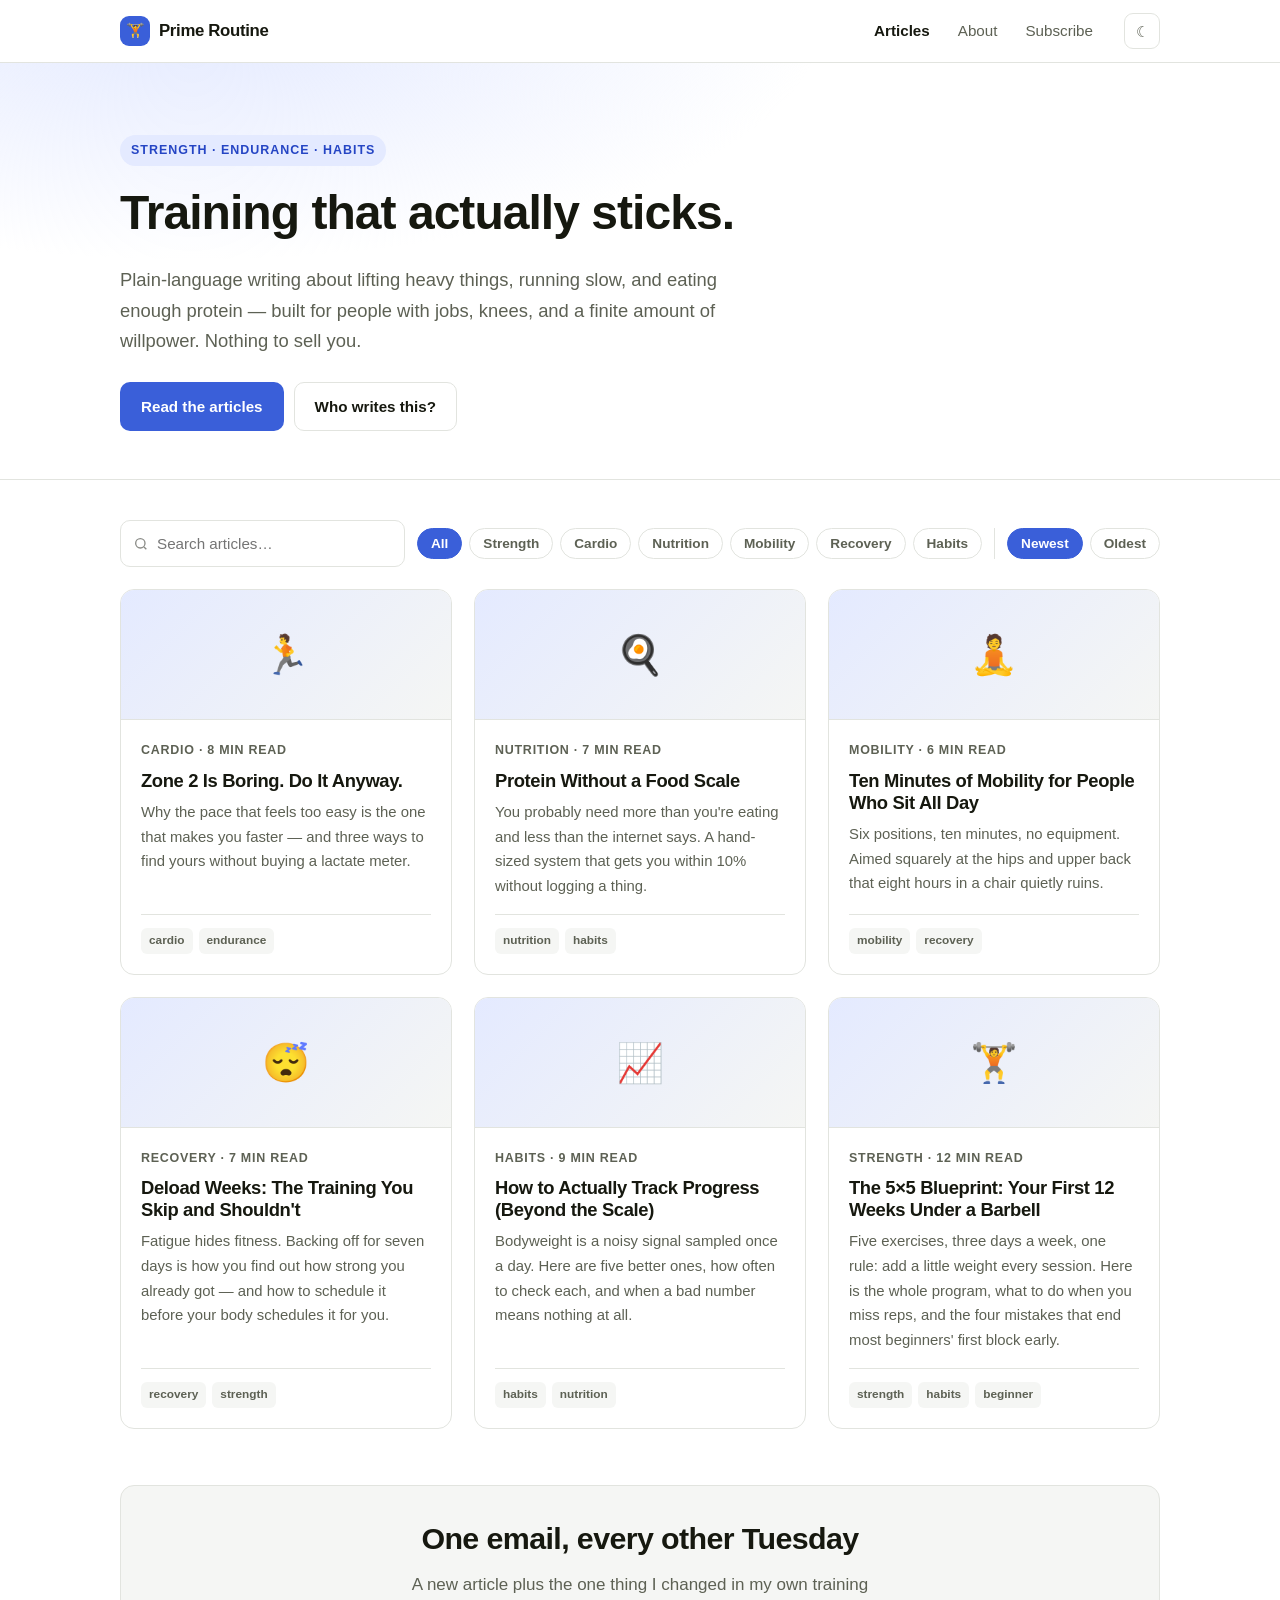
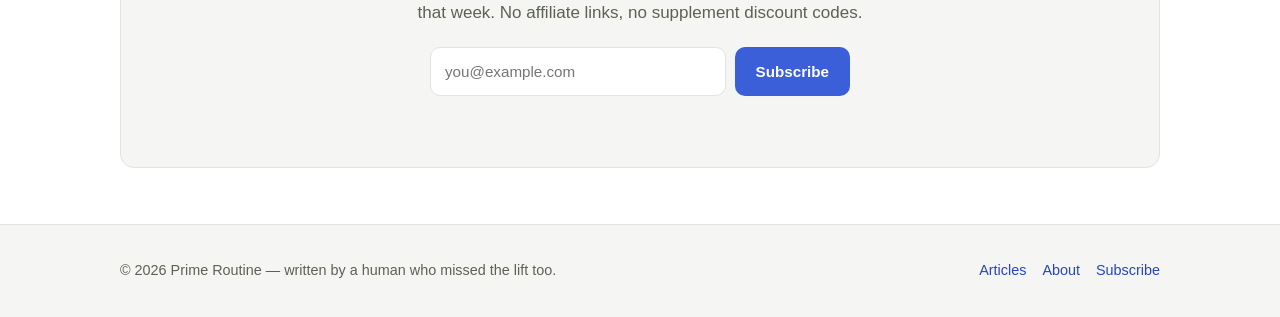
<file: index.html>
<!DOCTYPE html>
<html lang="en">
<head>
<meta charset="utf-8">
<meta name="viewport" content="width=device-width, initial-scale=1">
<title>Prime Routine — training that actually sticks</title>
<meta name="description" content="A fitness blog about barbell strength, sane cardio, and nutrition you can keep up with. No supplements to sell, no six-week miracles.">
<meta property="og:title" content="Prime Routine">
<meta property="og:description" content="Training that actually sticks — strength, cardio, and nutrition without the noise.">
<meta property="og:type" content="website">
<link rel="stylesheet" href="assets/css/style.css">
<link rel="icon" href="data:image/svg+xml,%3Csvg xmlns='http://www.w3.org/2000/svg' viewBox='0 0 100 100'%3E%3Ctext y='.9em' font-size='90'%3E🏋️%3C/text%3E%3C/svg%3E">
<script>
  try {
    var t = localStorage.getItem('theme');
    if (t) document.documentElement.setAttribute('data-theme', t);
  } catch (e) {}
</script>
</head>
<body>
<a class="skip" href="#main">Skip to content</a>

<header class="site-header">
  <div class="wrap nav">
    <a class="brand" href="index.html">
      <span class="brand-mark" aria-hidden="true">🏋</span>
      Prime Routine
    </a>
    <nav class="nav-links" aria-label="Primary">
      <a href="index.html" aria-current="page">Articles</a>
      <a href="about.html">About</a>
      <a href="#subscribe">Subscribe</a>
    </nav>
    <button class="theme-toggle" type="button" aria-label="Toggle theme">☾</button>
  </div>
</header>

<main id="main">

  <section class="hero">
    <div class="wrap">
      <span class="eyebrow">Strength · Endurance · Habits</span>
      <h1>Training that actually sticks.</h1>
      <p class="lede">
        Plain-language writing about lifting heavy things, running slow, and eating enough
        protein — built for people with jobs, knees, and a finite amount of willpower.
        Nothing to sell you.
      </p>
      <div class="btn-row">
        <a class="btn" href="#articles">Read the articles</a>
        <a class="btn btn-ghost" href="about.html">Who writes this?</a>
      </div>
    </div>
  </section>

  <div class="wrap" id="articles">

    <div class="controls">
      <label class="search">
        <svg width="16" height="16" viewBox="0 0 24 24" fill="none" stroke="currentColor" stroke-width="2" aria-hidden="true">
          <circle cx="11" cy="11" r="7"/><path d="m20 20-3.5-3.5"/>
        </svg>
        <input type="search" placeholder="Search articles…" data-search aria-label="Search articles">
      </label>
      <div class="tags" role="group" aria-label="Filter by topic">
        <button class="tag" type="button" data-tag="all" aria-pressed="true">All</button>
        <button class="tag" type="button" data-tag="strength" aria-pressed="false">Strength</button>
        <button class="tag" type="button" data-tag="cardio" aria-pressed="false">Cardio</button>
        <button class="tag" type="button" data-tag="nutrition" aria-pressed="false">Nutrition</button>
        <button class="tag" type="button" data-tag="mobility" aria-pressed="false">Mobility</button>
        <button class="tag" type="button" data-tag="recovery" aria-pressed="false">Recovery</button>
        <button class="tag" type="button" data-tag="habits" aria-pressed="false">Habits</button>
      </div>
      <div class="tags sorts" role="group" aria-label="Sort by date">
        <button class="tag" type="button" data-sort="newest" aria-pressed="true">Newest</button>
        <button class="tag" type="button" data-sort="oldest" aria-pressed="false">Oldest</button>
      </div>
    </div>

    <ul class="grid" data-grid>

      <li class="card"
          data-post="the 5x5 blueprint your first 12 weeks under a barbell beginner linear progression squat bench deadlift"
          data-tags="strength,habits">
        <div class="card-art" aria-hidden="true">🏋️</div>
        <div class="card-body">
          <div class="card-meta">Strength · 12 min read</div>
          <h3><a href="posts/5x5-blueprint.html">The 5×5 Blueprint: Your First 12 Weeks Under a Barbell</a></h3>
          <p>
            Five exercises, three days a week, one rule: add a little weight every session.
            Here is the whole program, what to do when you miss reps, and the four mistakes
            that end most beginners' first block early.
          </p>
          <div class="card-foot">
            <span class="pill">strength</span><span class="pill">habits</span>
            <span class="pill">beginner</span>
          </div>
        </div>
      </li>

      <li class="card"
          data-date="2026-07"
          data-post="zone 2 is boring do it anyway aerobic base easy running heart rate conversational pace"
          data-tags="cardio">
        <div class="card-art" aria-hidden="true">🏃</div>
        <div class="card-body">
          <div class="card-meta">Cardio · 8 min read</div>
          <h3><a href="posts/zone-2-cardio.html">Zone 2 Is Boring. Do It Anyway.</a></h3>
          <p>
            Why the pace that feels too easy is the one that makes you faster — and three ways
            to find yours without buying a lactate meter.
          </p>
          <div class="card-foot"><span class="pill">cardio</span><span class="pill">endurance</span></div>
        </div>
      </li>

      <li class="card"
          data-date="2026-06"
          data-post="protein without a food scale hand portions grams per day nutrition macros"
          data-tags="nutrition,habits">
        <div class="card-art" aria-hidden="true">🍳</div>
        <div class="card-body">
          <div class="card-meta">Nutrition · 7 min read</div>
          <h3><a href="posts/protein-without-a-scale.html">Protein Without a Food Scale</a></h3>
          <p>
            You probably need more than you're eating and less than the internet says. A hand-sized
            system that gets you within 10% without logging a thing.
          </p>
          <div class="card-foot"><span class="pill">nutrition</span><span class="pill">habits</span></div>
        </div>
      </li>

      <li class="card"
          data-date="2026-05"
          data-post="ten minutes of mobility for people who sit all day hips thoracic spine desk stretching routine"
          data-tags="mobility,recovery">
        <div class="card-art" aria-hidden="true">🧘</div>
        <div class="card-body">
          <div class="card-meta">Mobility · 6 min read</div>
          <h3><a href="posts/ten-minute-mobility.html">Ten Minutes of Mobility for People Who Sit All Day</a></h3>
          <p>
            Six positions, ten minutes, no equipment. Aimed squarely at the hips and upper back
            that eight hours in a chair quietly ruins.
          </p>
          <div class="card-foot"><span class="pill">mobility</span><span class="pill">recovery</span></div>
        </div>
      </li>

      <li class="card"
          data-date="2026-04"
          data-post="deload weeks the training you skip and shouldnt fatigue recovery overreaching planned rest"
          data-tags="recovery,strength">
        <div class="card-art" aria-hidden="true">😴</div>
        <div class="card-body">
          <div class="card-meta">Recovery · 7 min read</div>
          <h3><a href="posts/deload-weeks.html">Deload Weeks: The Training You Skip and Shouldn't</a></h3>
          <p>
            Fatigue hides fitness. Backing off for seven days is how you find out how strong
            you already got — and how to schedule it before your body schedules it for you.
          </p>
          <div class="card-foot"><span class="pill">recovery</span><span class="pill">strength</span></div>
        </div>
      </li>

      <li class="card"
          data-date="2026-03"
          data-post="how to track progress beyond the scale weight measurements photos performance metrics"
          data-tags="habits,nutrition">
        <div class="card-art" aria-hidden="true">📈</div>
        <div class="card-body">
          <div class="card-meta">Habits · 9 min read</div>
          <h3><a href="posts/tracking-progress.html">How to Actually Track Progress (Beyond the Scale)</a></h3>
          <p>
            Bodyweight is a noisy signal sampled once a day. Here are five better ones, how often
            to check each, and when a bad number means nothing at all.
          </p>
          <div class="card-foot"><span class="pill">habits</span><span class="pill">nutrition</span></div>
        </div>
      </li>

      <li class="empty" data-empty hidden>
        <strong>Nothing matches that.</strong><br>
        Try a different search, or pick <em>All</em> to see everything.
      </li>
    </ul>

    <section class="cta" id="subscribe">
      <h2>One email, every other Tuesday</h2>
      <p>
        A new article plus the one thing I changed in my own training that week.
        No affiliate links, no supplement discount codes.
      </p>
      <form data-subscribe novalidate>
        <input type="email" placeholder="you@example.com" aria-label="Email address" required>
        <button class="btn" type="submit">Subscribe</button>
      </form>
      <p class="form-note" data-note role="status"></p>
    </section>

  </div>
</main>

<footer class="site-footer">
  <div class="wrap footer-inner">
    <span>© <span data-year>2026</span> Prime Routine — written by a human who missed the lift too.</span>
    <nav class="footer-links" aria-label="Footer">
      <a href="index.html">Articles</a>
      <a href="about.html">About</a>
      <a href="#subscribe">Subscribe</a>
    </nav>
  </div>
</footer>

<script src="assets/js/main.js"></script>
</body>
</html>
</file>
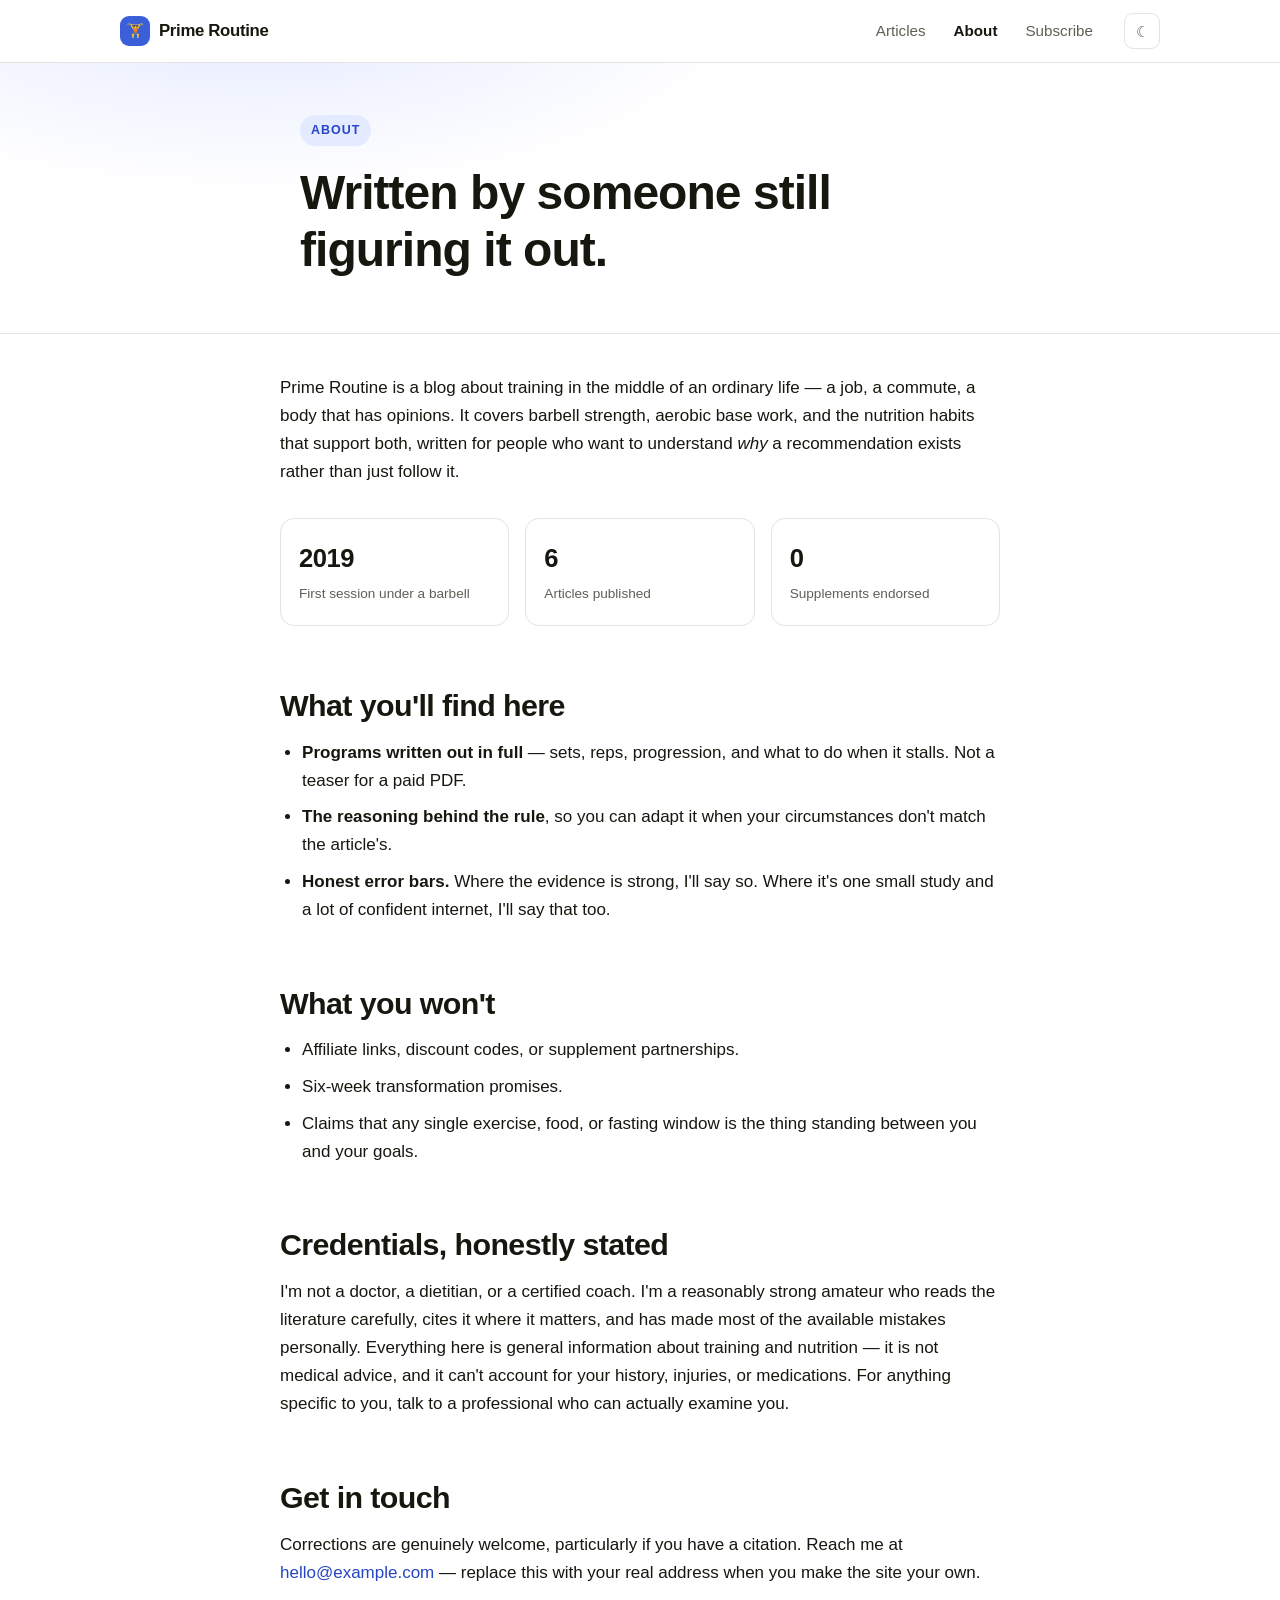
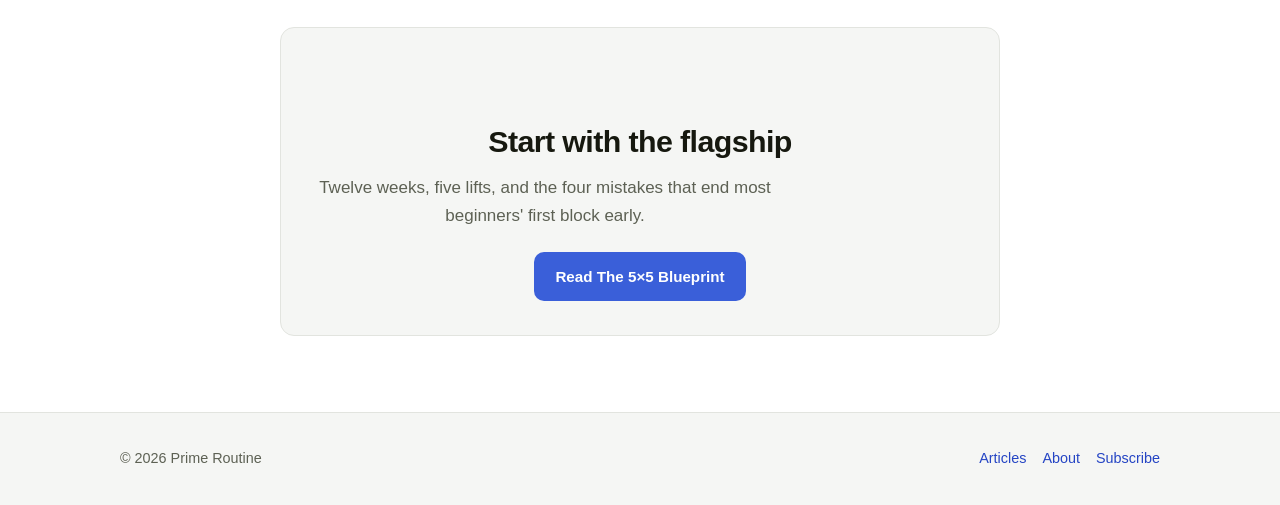
<file: about.html>
<!DOCTYPE html>
<html lang="en">
<head>
<meta charset="utf-8">
<meta name="viewport" content="width=device-width, initial-scale=1">
<title>About — Prime Routine</title>
<meta name="description" content="Who writes Prime Routine, what it covers, and what it will never try to sell you.">
<link rel="stylesheet" href="assets/css/style.css">
<link rel="icon" href="data:image/svg+xml,%3Csvg xmlns='http://www.w3.org/2000/svg' viewBox='0 0 100 100'%3E%3Ctext y='.9em' font-size='90'%3E🏋️%3C/text%3E%3C/svg%3E">
<script>
  try { var t = localStorage.getItem('theme'); if (t) document.documentElement.setAttribute('data-theme', t); } catch (e) {}
</script>
</head>
<body>
<a class="skip" href="#main">Skip to content</a>

<header class="site-header">
  <div class="wrap nav">
    <a class="brand" href="index.html"><span class="brand-mark" aria-hidden="true">🏋</span> Prime Routine</a>
    <nav class="nav-links" aria-label="Primary">
      <a href="index.html">Articles</a>
      <a href="about.html" aria-current="page">About</a>
      <a href="index.html#subscribe">Subscribe</a>
    </nav>
    <button class="theme-toggle" type="button" aria-label="Toggle theme">☾</button>
  </div>
</header>

<main id="main">
  <div class="article-header">
    <div class="wrap narrow">
      <span class="eyebrow">About</span>
      <h1>Written by someone still figuring it out.</h1>
    </div>
  </div>

  <article class="wrap narrow prose">
    <p>
      Prime Routine is a blog about training in the middle of an ordinary life — a job, a
      commute, a body that has opinions. It covers barbell strength, aerobic base work, and the
      nutrition habits that support both, written for people who want to understand <em>why</em> a
      recommendation exists rather than just follow it.
    </p>

    <div class="stat-row">
      <div class="stat"><b>2019</b><span>First session under a barbell</span></div>
      <div class="stat"><b>6</b><span>Articles published</span></div>
      <div class="stat"><b>0</b><span>Supplements endorsed</span></div>
    </div>

    <h2>What you'll find here</h2>
    <ul>
      <li><strong>Programs written out in full</strong> — sets, reps, progression, and what to do when it stalls. Not a teaser for a paid PDF.</li>
      <li><strong>The reasoning behind the rule</strong>, so you can adapt it when your circumstances don't match the article's.</li>
      <li><strong>Honest error bars.</strong> Where the evidence is strong, I'll say so. Where it's one small study and a lot of confident internet, I'll say that too.</li>
    </ul>

    <h2>What you won't</h2>
    <ul>
      <li>Affiliate links, discount codes, or supplement partnerships.</li>
      <li>Six-week transformation promises.</li>
      <li>Claims that any single exercise, food, or fasting window is the thing standing between you and your goals.</li>
    </ul>

    <h2>Credentials, honestly stated</h2>
    <p>
      I'm not a doctor, a dietitian, or a certified coach. I'm a reasonably strong amateur who reads
      the literature carefully, cites it where it matters, and has made most of the available
      mistakes personally. Everything here is general information about training and nutrition — it
      is not medical advice, and it can't account for your history, injuries, or medications. For
      anything specific to you, talk to a professional who can actually examine you.
    </p>

    <h2>Get in touch</h2>
    <p>
      Corrections are genuinely welcome, particularly if you have a citation. Reach me at
      <a href="mailto:hello@example.com">hello@example.com</a> — replace this with your real address
      when you make the site your own.
    </p>

    <div class="cta" style="margin-top:40px">
      <h2>Start with the flagship</h2>
      <p>Twelve weeks, five lifts, and the four mistakes that end most beginners' first block early.</p>
      <a class="btn" href="posts/5x5-blueprint.html">Read The 5×5 Blueprint</a>
    </div>
  </article>
</main>

<footer class="site-footer">
  <div class="wrap footer-inner">
    <span>© <span data-year>2026</span> Prime Routine</span>
    <nav class="footer-links" aria-label="Footer">
      <a href="index.html">Articles</a>
      <a href="about.html">About</a>
      <a href="index.html#subscribe">Subscribe</a>
    </nav>
  </div>
</footer>

<script src="assets/js/main.js"></script>
</body>
</html>
</file>
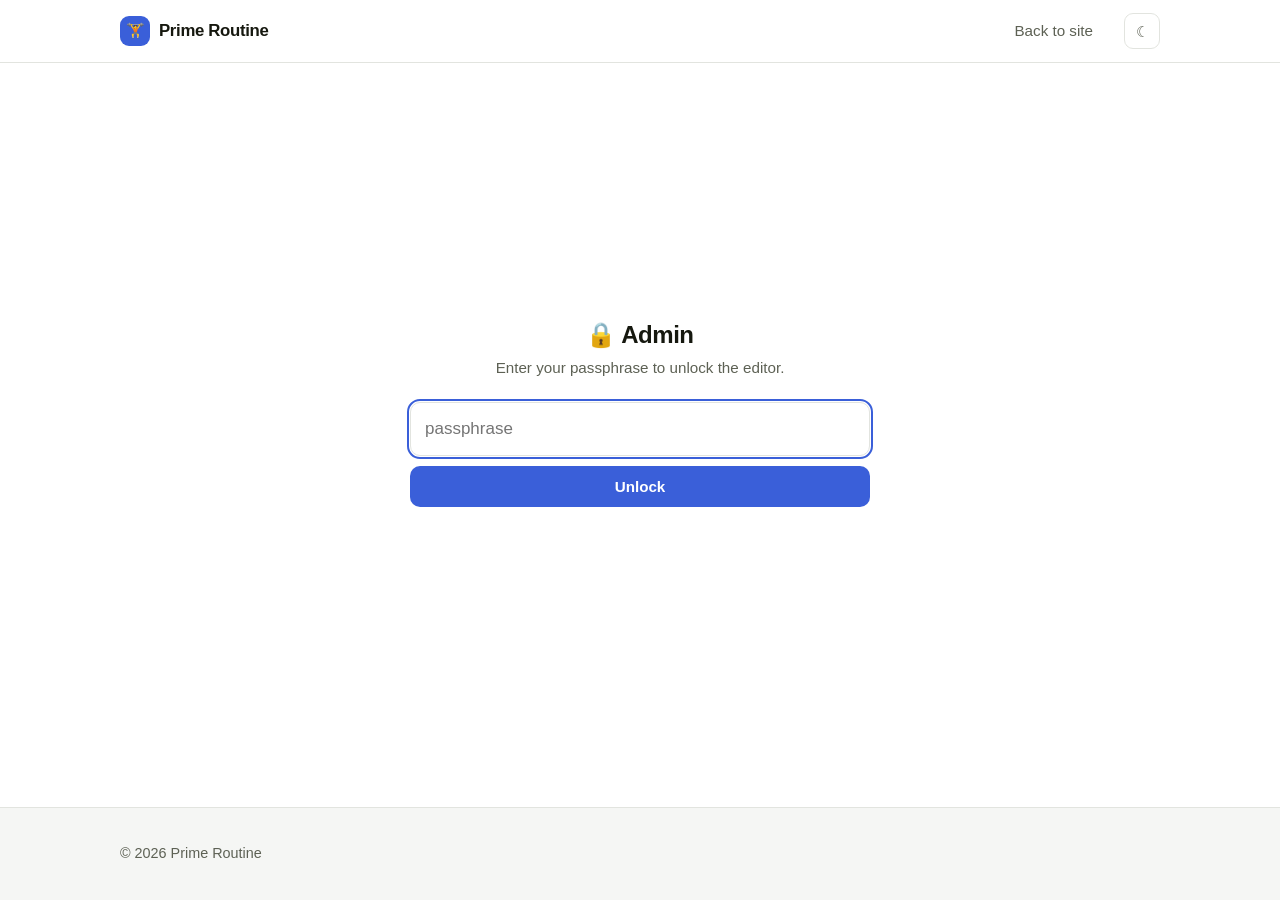
<file: admin.html>
<!DOCTYPE html>
<html lang="en">
<head>
<meta charset="utf-8">
<meta name="viewport" content="width=device-width, initial-scale=1">
<meta name="robots" content="noindex, nofollow">
<meta http-equiv="Cache-Control" content="no-cache, must-revalidate">
<title>Write a post — Prime Routine</title>
<link rel="stylesheet" href="assets/css/style.css">
<link rel="icon" href="data:image/svg+xml,%3Csvg xmlns='http://www.w3.org/2000/svg' viewBox='0 0 100 100'%3E%3Ctext y='.9em' font-size='90'%3E🔒%3C/text%3E%3C/svg%3E">
<script>
  try { var t = localStorage.getItem('theme'); if (t) document.documentElement.setAttribute('data-theme', t); } catch (e) {}
</script>
<style>
  /* .lock sets display:grid, which would otherwise beat the browser's
     [hidden] rule and leave the passphrase box on screen after unlocking. */
  [hidden] { display: none !important; }

  .lock { min-height: 78vh; display: grid; place-items: center; padding: 24px; }
  .lock-box { width: 100%; max-width: 460px; text-align: center; }
  .lock-box h1 { font-size: 1.5rem; margin: 0 0 6px; }
  .lock-box p { color: var(--text-dim); margin: 0 0 22px; font-size: .95rem; }
  .lock-box input {
    width: 100%; padding: 12px 14px; border-radius: 10px; font: inherit;
    border: 1px solid var(--border); background: var(--bg-card); color: var(--text);
  }
  .lock-box input:focus { outline: 2px solid var(--accent); outline-offset: 1px; }
  .lock-box .btn { width: 100%; margin-top: 10px; }

  .editor { display: grid; gap: 22px; padding: 26px 0 60px; }
  /* The editor wants more room than the blog's 1080px reading column, and
     the writing side wants more of it than the metadata side. */
  #app.wrap { max-width: 1500px; }
  @media (min-width: 1000px) {
    .editor { grid-template-columns: minmax(300px, 380px) 1fr; align-items: start; }
  }

  .panel {
    background: var(--bg-card); border: 1px solid var(--border);
    border-radius: var(--radius); padding: 20px;
  }
  .panel h2 { margin: 0 0 16px; font-size: 1rem; text-transform: uppercase; letter-spacing: .06em; color: var(--text-dim); }

  .field { margin-bottom: 15px; }
  .field label { display: block; font-size: .85rem; font-weight: 650; margin-bottom: 5px; }
  .field .hint { font-weight: 400; color: var(--text-dim); }
  .field input[type=text], .field select, .field textarea {
    width: 100%; padding: 9px 11px; border-radius: 9px; font: inherit;
    border: 1px solid var(--border); background: var(--bg); color: var(--text);
  }
  .field textarea { resize: vertical; line-height: 1.6; }
  .field input:focus, .field select:focus, .field textarea:focus { outline: 2px solid var(--accent); outline-offset: 1px; }
  .row { display: flex; gap: 10px; }
  .row > * { flex: 1; }

  .checks { display: flex; flex-wrap: wrap; gap: 8px; }
  .checks label {
    display: inline-flex; align-items: center; gap: 6px; font-weight: 500;
    background: var(--bg-soft); border: 1px solid var(--border);
    border-radius: 8px; padding: 5px 10px; cursor: pointer; margin: 0; font-size: .85rem;
  }
  .checks input { accent-color: var(--accent); }

  .toolbar { display: flex; flex-wrap: wrap; gap: 6px; margin-bottom: 8px; }
  .toolbar button {
    font: inherit; font-size: .8rem; font-weight: 600; cursor: pointer;
    background: var(--bg-soft); color: var(--text-dim);
    border: 1px solid var(--border); border-radius: 8px; padding: 5px 10px;
  }
  .toolbar button:hover { border-color: var(--accent); color: var(--accent-text); }

  #body { min-height: 560px; font-family: ui-monospace, SFMono-Regular, Menlo, monospace; font-size: .92rem; }

  .shots { display: flex; flex-wrap: wrap; gap: 10px; margin-top: 10px; }
  .shot { position: relative; width: 92px; }
  .shot img { border-radius: 8px; border: 1px solid var(--border); height: 66px; object-fit: cover; width: 100%; }
  .shot code { display: block; font-size: .64rem; color: var(--text-dim); word-break: break-all; margin-top: 3px; }

  .post-row {
    display: flex; align-items: center; gap: 10px;
    padding: 9px 0; border-bottom: 1px solid var(--border);
  }
  .post-row:last-child { border-bottom: 0; }
  .post-row .name { flex: 1; min-width: 0; font-size: .9rem; }
  .post-row .name span { display: block; font-size: .76rem; color: var(--text-dim); }
  .post-row .name a { color: var(--text); }
  .danger {
    font: inherit; font-size: .78rem; font-weight: 650; cursor: pointer;
    background: transparent; color: #dc2626;
    border: 1px solid var(--border); border-radius: 8px; padding: 5px 10px;
  }
  .danger:hover { border-color: #dc2626; background: rgba(220, 38, 38, .08); }
  .danger[disabled] { opacity: .5; cursor: default; }
  :root[data-theme="dark"] .danger, :root:not([data-theme="light"]) .danger { color: #f87171; }

  .update-bar {
    display: flex; align-items: center; justify-content: center; gap: 12px;
    padding: 9px 16px; font-size: .88rem;
    background: var(--accent-soft); color: var(--accent-text);
    border-bottom: 1px solid var(--border);
  }

  /* Shown while GitHub Pages rebuilds, so nobody looks at a stale page and
     concludes the thing they just did did not work. */
  .waiting {
    position: fixed; inset: 0; z-index: 200;
    display: grid; place-items: center; padding: 24px;
    background: color-mix(in srgb, var(--bg) 88%, transparent);
    backdrop-filter: blur(6px);
  }
  .waiting-box { text-align: center; max-width: 420px; }
  .waiting-box h2 { margin: 18px 0 6px; font-size: 1.3rem; }
  .waiting-line { color: var(--text); font-size: 1rem; min-height: 1.6em; margin: 0 0 14px; }
  .waiting-meta { color: var(--text-dim); font-size: .85rem; margin: 0 0 18px; }
  .spinner {
    width: 42px; height: 42px; margin: 0 auto; border-radius: 50%;
    border: 3px solid var(--border); border-top-color: var(--accent);
    animation: spin 900ms linear infinite;
  }
  @keyframes spin { to { transform: rotate(360deg); } }
  @media (prefers-reduced-motion: reduce) { .spinner { animation-duration: 3s; } }

  .preview { border: 1px solid var(--border); border-radius: 10px; padding: 4px 20px; background: var(--bg); }
  .preview .prose { padding: 16px 0; }

  .log {
    font-family: ui-monospace, SFMono-Regular, Menlo, monospace; font-size: .8rem;
    background: var(--bg-soft); border: 1px solid var(--border); border-radius: 9px;
    padding: 12px; margin-top: 14px; max-height: 190px; overflow: auto; white-space: pre-wrap;
  }
  .log:empty { display: none; }
  .ok { color: var(--accent-text); }
  .bad { color: #dc2626; }
  :root[data-theme="dark"] .bad, :root:not([data-theme="light"]) .bad { color: #f87171; }

  .bar { display: flex; gap: 10px; align-items: center; flex-wrap: wrap; }
</style>
</head>
<body>

<div class="update-bar" id="update-bar" hidden role="status">
  <span>A newer version of the editor is available.</span>
  <button class="tag" type="button" id="update-now">Reload</button>
</div>

<header class="site-header">
  <div class="wrap nav">
    <a class="brand" href="index.html"><span class="brand-mark" aria-hidden="true">🏋</span> Prime Routine</a>
    <nav class="nav-links" aria-label="Primary"><a href="index.html">Back to site</a></nav>
    <button class="theme-toggle" type="button" aria-label="Toggle theme">☾</button>
  </div>
</header>

<main id="main">

  <!-- ============ locked ============ -->
  <section class="lock" id="lock">
    <div class="lock-box">
      <h1>🔒 Admin</h1>
      <p>Enter your passphrase to unlock the editor.</p>
      <form id="unlock-form">
        <input type="password" id="passphrase" placeholder="passphrase" autocomplete="current-password"
               spellcheck="false" autofocus aria-label="Passphrase">
        <button class="btn" type="submit" id="unlock-btn">Unlock</button>
      </form>
      <div class="log" id="lock-log"></div>
    </div>
  </section>

  <!-- ============ unlocked ============ -->
  <div class="wrap" id="app" hidden>
    <div class="editor">

      <div>
        <div class="panel">
          <h2>Post details</h2>

          <div class="field">
            <label for="title">Title</label>
            <input type="text" id="title" placeholder="How to Actually Warm Up">
          </div>

          <div class="field">
            <label for="slug">File name <span class="hint">— posts/<span id="slug-echo">your-post</span>.html</span></label>
            <input type="text" id="slug" placeholder="how-to-actually-warm-up">
          </div>

          <div class="row">
            <div class="field">
              <label for="category">Category</label>
              <select id="category">
                <option>Strength</option><option>Cardio</option><option>Nutrition</option>
                <option>Mobility</option><option>Recovery</option><option>Habits</option>
              </select>
            </div>
            <div class="field">
              <label for="emoji">Card emoji</label>
              <input type="text" id="emoji" value="🏋️" maxlength="4">
            </div>
          </div>

          <div class="field">
            <label>Tags <span class="hint">— drive the filter buttons</span></label>
            <div class="checks" id="tags">
              <label><input type="checkbox" value="strength">strength</label>
              <label><input type="checkbox" value="cardio">cardio</label>
              <label><input type="checkbox" value="nutrition">nutrition</label>
              <label><input type="checkbox" value="mobility">mobility</label>
              <label><input type="checkbox" value="recovery">recovery</label>
              <label><input type="checkbox" value="habits">habits</label>
              <label><input type="checkbox" value="beginner">beginner</label>
              <label><input type="checkbox" value="endurance">endurance</label>
            </div>
          </div>

          <div class="field">
            <label for="excerpt">Card summary <span class="hint">— 2–3 lines on the home page</span></label>
            <textarea id="excerpt" rows="3" placeholder="What the reader gets out of it."></textarea>
          </div>

          <div class="field">
            <label for="description">Search-engine description <span class="hint">— optional, defaults to the summary</span></label>
            <textarea id="description" rows="2"></textarea>
          </div>

          <div class="checks">
            <label><input type="checkbox" id="featured">Feature it at the top</label>
            <label><input type="checkbox" id="use-cover" checked>First picture becomes the card image</label>
          </div>
        </div>

        <div class="panel" style="margin-top:20px">
          <h2>Pictures</h2>
          <input type="file" id="pics" accept="image/*" multiple>
          <p class="field hint" style="margin:8px 0 0">
            Resized to 1600px wide and compressed before upload. Click a thumbnail to drop it into the post.
          </p>
          <div class="shots" id="shots"></div>
        </div>

        <div class="panel" style="margin-top:20px">
          <h2>Published posts</h2>
          <div id="posts-list"><p class="hint">Loading…</p></div>
          <div class="log" id="manage-log"></div>
        </div>
      </div>

      <div>
        <div class="panel">
          <h2>Body</h2>
          <div class="toolbar">
            <button type="button" data-ins="## ">Heading</button>
            <button type="button" data-ins="### ">Sub-heading</button>
            <button type="button" data-wrap="**">Bold</button>
            <button type="button" data-wrap="*">Italic</button>
            <button type="button" data-ins="- ">List</button>
            <button type="button" data-ins="> ">Quote</button>
            <button type="button" data-ins="::: Note\nSomething worth pulling out.\n:::">Callout</button>
            <button type="button" data-ins="[text](https://)">Link</button>
          </div>
          <textarea id="body" spellcheck="true" placeholder="Write here.

## A heading

A paragraph. **Bold** and *italic* both work.

- a list item
- another

> A pulled-out quote.

::: Callout title
A boxed aside.
:::"></textarea>
          <div class="bar" style="margin-top:14px">
            <button class="btn" type="button" id="publish">Publish</button>
            <button class="tag" type="button" id="lock-again">Lock</button>
          </div>
          <div class="log" id="log"></div>
        </div>

        <div class="panel" style="margin-top:20px">
          <h2>Preview</h2>
          <div class="preview"><div class="prose" id="preview"></div></div>
        </div>
      </div>

    </div>
  </div>
  <div class="waiting" id="waiting" hidden role="status" aria-live="polite">
    <div class="waiting-box">
      <div class="spinner" aria-hidden="true"></div>
      <h2 id="waiting-title">Publishing…</h2>
      <p class="waiting-line" id="waiting-line"></p>
      <p class="waiting-meta" id="waiting-meta" hidden>
        <span id="waiting-secs">0</span>s elapsed · GitHub usually takes about a minute
      </p>
    </div>
  </div>
</main>

<footer class="site-footer">
  <div class="wrap footer-inner"><span>© <span data-year>2026</span> Prime Routine</span></div>
</footer>

<script src="assets/js/main.js"></script>
<script>
(function () {
  'use strict';

  /* Bump this whenever admin.html changes. GitHub Pages serves every file
     with max-age=600 and supports no custom headers, so the ten minutes
     cannot be shortened at the source — this check works around it. */
  var ADMIN_VERSION = '2026-08-16-b';

  /* Reads the served copy past the cache. Returns the version it finds. */
  function servedVersion() {
    return fetch('admin.html', { cache: 'reload' })
      .then(function (r) { return r.text(); })
      .then(function (text) {
        var found = text.match(/ADMIN_VERSION = '([^']+)'/);
        return found ? found[1] : null;
      });
  }

  /* On load nothing is written yet, so picking up a new version silently is
     safe: the cache entry has just been replaced, so a reload gets it. */
  servedVersion()
    .then(function (version) {
      if (!version || version === ADMIN_VERSION) return;
      if (sessionStorage.getItem('admin-seen') === version) return;
      sessionStorage.setItem('admin-seen', version);
      location.reload();
    })
    .catch(function () { /* offline, or opened from disk — carry on */ });

  /* Afterwards, check every ten seconds but never reload on its own — you
     could be halfway through writing a post, and throwing that away to
     install an update would be a poor trade. Offer it instead. */
  var updateTimer = setInterval(function () {
    if (document.hidden) return;
    servedVersion().then(function (version) {
      if (!version || version === ADMIN_VERSION) return;
      clearInterval(updateTimer);
      $('update-bar').hidden = false;
    }).catch(function () {});
  }, 10000);

  /* The decrypted GitHub token. Memory only — never localStorage, never a
     cookie, so closing the tab genuinely logs you out. */
  var TOKEN = null;
  var REPO = null;
  var API = 'https://api.github.com';

  var $ = function (id) { return document.getElementById(id); };

  function say(el, msg, cls) {
    var line = document.createElement('div');
    if (cls) line.className = cls;
    line.textContent = msg;
    el.appendChild(line);
    el.scrollTop = el.scrollHeight;
  }

  /* ---------- base64 <-> bytes ---------- */
  function b64ToBytes(b64) {
    var bin = atob(b64), out = new Uint8Array(bin.length);
    for (var i = 0; i < bin.length; i++) out[i] = bin.charCodeAt(i);
    return out;
  }
  function bytesToB64(bytes) {
    var bin = '', chunk = 0x8000;
    for (var i = 0; i < bytes.length; i += chunk) {
      bin += String.fromCharCode.apply(null, bytes.subarray(i, i + chunk));
    }
    return btoa(bin);
  }
  function textToB64(str) { return bytesToB64(new TextEncoder().encode(str)); }
  function b64ToText(b64) { return new TextDecoder().decode(b64ToBytes(b64)); }

  /* ---------- unlock ---------- */
  $('unlock-form').addEventListener('submit', function (e) {
    e.preventDefault();
    unlock($('passphrase').value);
  });

  function unlock(passphrase) {
    var log = $('lock-log');
    log.innerHTML = '';
    if (!passphrase) return;
    $('unlock-btn').disabled = true;
    say(log, 'Deriving key…');

    fetch('admin-key.json?t=' + Date.now())
      .then(function (r) {
        if (!r.ok) throw new Error('admin-key.json not found — run the setup script first.');
        return r.json();
      })
      .then(function (keyfile) {
        REPO = keyfile.repo;
        var enc = new TextEncoder();
        return crypto.subtle
          .importKey('raw', enc.encode(passphrase), 'PBKDF2', false, ['deriveKey'])
          .then(function (base) {
            return crypto.subtle.deriveKey(
              { name: 'PBKDF2', salt: b64ToBytes(keyfile.salt), iterations: keyfile.iterations, hash: 'SHA-256' },
              base,
              { name: 'AES-GCM', length: 256 },
              false,
              ['decrypt']
            );
          })
          .then(function (key) {
            return crypto.subtle.decrypt(
              { name: 'AES-GCM', iv: b64ToBytes(keyfile.iv) },
              key,
              b64ToBytes(keyfile.ct)
            );
          });
      })
      .then(function (plain) {
        TOKEN = new TextDecoder().decode(plain).trim();
        return gh('GET', '/repos/' + REPO);
      })
      .then(function (repo) {
        /* A 404 here means the token is valid but scoped to other repos —
           or has expired. Either way it cannot write to this one. */
        if (!repo) throw new Error('Token cannot see ' + REPO + '. Check it has not expired, and that it grants Contents access to this repository.');
        if (!repo.permissions || !repo.permissions.push) {
          throw new Error('That token can read ' + REPO + ' but not write to it. It needs Contents: Read and write.');
        }
        $('lock').hidden = true;
        $('app').hidden = false;
        $('title').focus();
        loadPosts();
      })
      .catch(function (err) {
        TOKEN = null;
        $('unlock-btn').disabled = false;
        /* A bad passphrase fails as a GCM auth error — there is no "check"
           to bypass, the bytes simply do not decrypt. */
        var msg = /operation-specific reason|OperationError/i.test(String(err))
          ? 'Wrong passphrase.'
          : err.message;
        say(log, msg, 'bad');
      });
  }

  $('lock-again').addEventListener('click', function () { location.reload(); });
  $('update-now').addEventListener('click', function () { location.reload(); });

  /* Same cache problem as above: following this link normally can serve a
     copy of the home page from before whatever you just published or
     deleted. Warm the entry first, then go. */
  var backLink = document.querySelector('.nav-links a[href="index.html"]');
  if (backLink) {
    backLink.addEventListener('click', function (e) {
      if (e.metaKey || e.ctrlKey || e.shiftKey) return;   /* let new-tab clicks be */
      e.preventDefault();
      backLink.textContent = 'Loading…';
      refreshIndexCache()
        .catch(function () {})
        .then(function () { location.href = 'index.html'; });
    });
  }

  /* ---------- GitHub API ---------- */
  function gh(method, path, body) {
    return fetch(API + path, {
      method: method,
      headers: {
        Authorization: 'Bearer ' + TOKEN,
        Accept: 'application/vnd.github+json',
        'X-GitHub-Api-Version': '2022-11-28'
      },
      body: body ? JSON.stringify(body) : undefined
    }).then(function (r) {
      if (r.status === 404 && method === 'GET') return null;
      return r.json().then(function (data) {
        if (!r.ok) throw new Error((data && data.message) || (method + ' ' + path + ' failed: ' + r.status));
        return data;
      });
    });
  }

  /* Writes a file, carrying the existing blob sha when one is there so an
     overwrite is an update rather than a rejected create. */
  function putFile(path, contentB64, message) {
    return gh('GET', '/repos/' + REPO + '/contents/' + path).then(function (existing) {
      var payload = { message: message, content: contentB64 };
      if (existing && existing.sha) payload.sha = existing.sha;
      return gh('PUT', '/repos/' + REPO + '/contents/' + path, payload);
    });
  }

  /* ---------- slug + read time ---------- */
  function slugify(s) {
    return s.toLowerCase().replace(/['’]/g, '').replace(/[^a-z0-9]+/g, '-')
      .replace(/^-+|-+$/g, '').slice(0, 60);
  }

  var slugTouched = false;
  $('slug').addEventListener('input', function () { slugTouched = true; echoSlug(); });
  function echoSlug() { $('slug-echo').textContent = $('slug').value || 'your-post'; }
  $('title').addEventListener('input', function () {
    if (!slugTouched) $('slug').value = slugify($('title').value);
    echoSlug();
  });

  function readTime(text) { return Math.max(1, Math.round(text.trim().split(/\s+/).length / 220)); }

  /* ---------- pictures ---------- */
  var pending = [];   /* { path, b64, url } waiting to be committed */

  $('pics').addEventListener('change', function (e) {
    Array.prototype.forEach.call(e.target.files, addPicture);
    e.target.value = '';
  });

  function addPicture(file) {
    var reader = new FileReader();
    reader.onload = function () {
      var img = new Image();
      img.onload = function () {
        var max = 1600;
        var scale = Math.min(1, max / img.width);
        var canvas = document.createElement('canvas');
        canvas.width = Math.round(img.width * scale);
        canvas.height = Math.round(img.height * scale);
        canvas.getContext('2d').drawImage(img, 0, 0, canvas.width, canvas.height);

        var dataUrl = canvas.toDataURL('image/jpeg', 0.82);
        var base = slugify($('slug').value || $('title').value || 'image') || 'image';
        var name = base + '-' + (pending.length + 1) + '.jpg';
        var item = { path: 'assets/uploads/' + name, b64: dataUrl.split(',')[1], url: dataUrl };
        pending.push(item);

        var box = document.createElement('div');
        box.className = 'shot';
        var thumb = new Image();
        thumb.src = dataUrl;
        thumb.alt = '';
        thumb.title = 'Insert into the post';
        thumb.style.cursor = 'pointer';
        thumb.addEventListener('click', function () {
          insert('\n![Describe the picture](' + name + ')\n');
        });
        var code = document.createElement('code');
        code.textContent = name + ' · ' + Math.round(item.b64.length * 0.75 / 1024) + ' KB';
        box.appendChild(thumb);
        box.appendChild(code);
        $('shots').appendChild(box);
        render();
      };
      img.src = reader.result;
    };
    reader.readAsDataURL(file);
  }

  /* ---------- toolbar ---------- */
  var body = $('body');

  function insert(text) {
    var start = body.selectionStart, end = body.selectionEnd;
    body.value = body.value.slice(0, start) + text + body.value.slice(end);
    body.selectionStart = body.selectionEnd = start + text.length;
    body.focus();
    render();
  }

  document.querySelectorAll('.toolbar button').forEach(function (btn) {
    btn.addEventListener('click', function () {
      var wrap = btn.getAttribute('data-wrap');
      if (wrap) {
        var s = body.selectionStart, e = body.selectionEnd;
        var picked = body.value.slice(s, e) || 'text';
        body.value = body.value.slice(0, s) + wrap + picked + wrap + body.value.slice(e);
        body.selectionStart = s + wrap.length;
        body.selectionEnd = s + wrap.length + picked.length;
        body.focus();
        render();
      } else {
        insert(btn.getAttribute('data-ins').replace(/\\n/g, '\n'));
      }
    });
  });

  /* ---------- markdown-lite -> the site's HTML idiom ---------- */
  function esc(s) {
    return s.replace(/&/g, '&amp;').replace(/</g, '&lt;').replace(/>/g, '&gt;').replace(/"/g, '&quot;');
  }

  function inline(s) {
    return esc(s)
      .replace(/\*\*([^*]+)\*\*/g, '<strong>$1</strong>')
      .replace(/(^|[^*])\*([^*]+)\*/g, '$1<em>$2</em>')
      .replace(/\[([^\]]+)\]\(([^)]+)\)/g, '<a href="$2">$1</a>');
  }

  /* `depth` is how far the page sits from the repo root, so image paths
     resolve from both posts/foo.html and this preview. */
  function toHtml(src, depth) {
    var prefix = depth ? '../' : '';
    var lines = src.replace(/\r/g, '').split('\n');
    var out = [], para = [], list = null, i;

    function flushPara() {
      if (para.length) { out.push('    <p>\n      ' + inline(para.join(' ')) + '\n    </p>'); para = []; }
    }
    function flushList() {
      if (list) { out.push('    <' + list.tag + '>\n' + list.items.join('\n') + '\n    </' + list.tag + '>'); list = null; }
    }
    function flush() { flushPara(); flushList(); }

    for (i = 0; i < lines.length; i++) {
      var line = lines[i], m;

      if (!line.trim()) { flush(); continue; }

      if ((m = line.match(/^!\[([^\]]*)\]\(([^)]+)\)\s*$/))) {
        flush();
        var src2 = /^https?:/.test(m[2]) ? m[2] : prefix + 'assets/uploads/' + m[2].replace(/^.*\//, '');
        out.push('    <figure>\n      <img src="' + esc(src2) + '" alt="' + esc(m[1]) + '" loading="lazy">' +
                 (m[1] ? '\n      <figcaption>' + inline(m[1]) + '</figcaption>' : '') + '\n    </figure>');
        continue;
      }
      if ((m = line.match(/^###\s+(.*)$/))) { flush(); out.push('    <h3>' + inline(m[1]) + '</h3>'); continue; }
      if ((m = line.match(/^##\s+(.*)$/)))  { flush(); out.push('    <h2>' + inline(m[1]) + '</h2>'); continue; }
      if ((m = line.match(/^>\s?(.*)$/)))   { flush(); out.push('    <blockquote>\n      ' + inline(m[1]) + '\n    </blockquote>'); continue; }

      if ((m = line.match(/^:::\s*(.*)$/))) {
        flush();
        var title = m[1], inner = [];
        while (++i < lines.length && !/^:::/.test(lines[i])) inner.push(lines[i]);
        out.push('    <div class="callout">\n' +
                 (title ? '      <strong>' + inline(title) + '</strong>\n' : '') +
                 '      <p>\n        ' + inline(inner.join(' ').trim()) + '\n      </p>\n    </div>');
        continue;
      }

      if ((m = line.match(/^[-*]\s+(.*)$/))) {
        flushPara();
        if (!list || list.tag !== 'ul') { flushList(); list = { tag: 'ul', items: [] }; }
        list.items.push('      <li>' + inline(m[1]) + '</li>');
        continue;
      }
      if ((m = line.match(/^\d+\.\s+(.*)$/))) {
        flushPara();
        if (!list || list.tag !== 'ol') { flushList(); list = { tag: 'ol', items: [] }; }
        list.items.push('      <li>' + inline(m[1]) + '</li>');
        continue;
      }

      flushList();
      para.push(line.trim());
    }
    flush();
    return out.join('\n\n');
  }

  /* ---------- live preview ---------- */
  function render() {
    var html = toHtml(body.value, 0);
    /* Preview only: point uploads at the in-memory copies, which are not
       committed yet and so would 404 against the live site. */
    pending.forEach(function (p) {
      var name = p.path.replace(/^.*\//, '');
      html = html.split('assets/uploads/' + name).join(p.url);
    });
    $('preview').innerHTML = html || '<p style="color:var(--text-dim)">Nothing yet.</p>';
  }
  body.addEventListener('input', render);

  /* ---------- page + card templates ---------- */
  function postPage(d) {
    return '<!DOCTYPE html>\n<html lang="en">\n<head>\n' +
      '<meta charset="utf-8">\n<meta name="viewport" content="width=device-width, initial-scale=1">\n' +
      '<title>' + esc(d.title) + ' — Prime Routine</title>\n' +
      '<meta name="description" content="' + esc(d.description) + '">\n' +
      '<link rel="stylesheet" href="../assets/css/style.css">\n' +
      '<link rel="icon" href="data:image/svg+xml,%3Csvg xmlns=\'http://www.w3.org/2000/svg\' viewBox=\'0 0 100 100\'%3E%3Ctext y=\'.9em\' font-size=\'90\'%3E🏋️%3C/text%3E%3C/svg%3E">\n' +
      '<script>\n  try { var t = localStorage.getItem(\'theme\'); if (t) document.documentElement.setAttribute(\'data-theme\', t); } catch (e) {}\n<\/script>\n' +
      '</head>\n<body>\n<a class="skip" href="#main">Skip to content</a>\n\n' +
      '<header class="site-header">\n  <div class="wrap nav">\n' +
      '    <a class="brand" href="../index.html"><span class="brand-mark" aria-hidden="true">🏋</span> Prime Routine</a>\n' +
      '    <nav class="nav-links" aria-label="Primary">\n' +
      '      <a href="../index.html">Articles</a>\n      <a href="../about.html">About</a>\n' +
      '      <a href="../index.html#subscribe">Subscribe</a>\n    </nav>\n' +
      '    <button class="theme-toggle" type="button" aria-label="Toggle theme">☾</button>\n' +
      '  </div>\n</header>\n\n<main id="main">\n  <div class="article-header">\n    <div class="wrap narrow">\n' +
      '      <div class="article-meta">' + esc(d.category) + ' <span class="dot">·</span> ' + d.minutes +
      ' min read <span class="dot">·</span> ' + d.date + '</div>\n' +
      '      <h1>' + esc(d.title) + '</h1>\n    </div>\n  </div>\n\n' +
      '  <article class="wrap narrow prose">\n' +
      (d.hero ? '    <figure class="post-hero">\n      <img src="../' + esc(d.hero) +
                '" alt="' + esc(d.heroAlt || '') + '">\n    </figure>\n\n' : '') +
      d.bodyHtml + '\n\n' +
      '    <div class="article-foot">\n      <a href="../index.html">← All articles</a>\n    </div>\n' +
      '  </article>\n</main>\n\n<footer class="site-footer">\n  <div class="wrap footer-inner">\n' +
      '    <span>© <span data-year>2026</span> Prime Routine</span>\n' +
      '    <nav class="footer-links" aria-label="Footer">\n      <a href="../index.html">Articles</a>\n' +
      '      <a href="../about.html">About</a>\n      <a href="../index.html#subscribe">Subscribe</a>\n' +
      '    </nav>\n  </div>\n</footer>\n\n<script src="../assets/js/main.js"><\/script>\n</body>\n</html>\n';
  }

  /* A .featured card spans all three grid columns, so leaving an older one
     below a newer normal card would strand two empty cells in the top row.
     Only the newest post keeps the full-width slot. */
  function demoteFeatured(html) {
    return html.replace(/<li class="card featured"[\s\S]*?<\/li>/, function (block) {
      var pill = (block.match(/<span class="pill">([^<]+)<\/span>/) || [])[1] || 'Article';
      var category = pill.charAt(0).toUpperCase() + pill.slice(1);
      return block
        .replace('<li class="card featured"', '<li class="card"')
        .replace('<div class="card-meta">Featured · ', '<div class="card-meta">' + category + ' · ');
    });
  }

  function card(d) {
    var art = d.cover
      ? '<div class="card-art" aria-hidden="true"><img src="' + esc(d.cover) + '" alt=""></div>'
      : '<div class="card-art" aria-hidden="true">' + d.emoji + '</div>';
    var meta = d.featured ? 'Featured · ' + d.minutes + ' min read'
                          : esc(d.category) + ' · ' + d.minutes + ' min read';
    var pills = d.tags.map(function (t) { return '<span class="pill">' + esc(t) + '</span>'; }).join('');

    return '\n      <li class="card' + (d.featured ? ' featured' : '') + '"\n' +
      '          data-date="' + esc(d.iso) + '"\n' +
      '          data-post="' + esc(d.search) + '"\n' +
      '          data-tags="' + esc(d.tags.join(',')) + '">\n' +
      '        ' + art + '\n' +
      '        <div class="card-body">\n' +
      '          <div class="card-meta">' + meta + '</div>\n' +
      '          <h3><a href="posts/' + d.slug + '.html">' + esc(d.title) + '</a></h3>\n' +
      '          <p>\n            ' + esc(d.excerpt) + '\n          </p>\n' +
      '          <div class="card-foot">' + pills + '</div>\n' +
      '        </div>\n      </li>\n';
  }

  /* ---------- managing what is already published ---------- */

  /* Reads the live index.html rather than this page's own markup, so the
     list is whatever is actually published right now. */
  function loadPosts() {
    var box = $('posts-list');
    box.innerHTML = '<p class="hint">Loading…</p>';

    return gh('GET', '/repos/' + REPO + '/contents/index.html').then(function (file) {
      var html = b64ToText(file.content.replace(/\n/g, ''));
      var doc = new DOMParser().parseFromString(html, 'text/html');
      var rows = Array.prototype.slice.call(doc.querySelectorAll('[data-grid] li.card'));

      box.innerHTML = '';
      if (!rows.length) {
        box.innerHTML = '<p class="hint">No posts in the grid.</p>';
        return;
      }

      rows.forEach(function (li) {
        var link = li.querySelector('h3 a');
        if (!link) return;
        var slug = (link.getAttribute('href') || '').replace(/^posts\//, '').replace(/\.html$/, '');
        var title = link.textContent.trim();
        var date = li.getAttribute('data-date') || 'no date';

        var row = document.createElement('div');
        row.className = 'post-row';

        var name = document.createElement('div');
        name.className = 'name';
        var a = document.createElement('a');
        a.href = 'posts/' + slug + '.html';
        a.target = '_blank';
        a.rel = 'noopener';
        a.textContent = title;
        var meta = document.createElement('span');
        meta.textContent = date;
        name.appendChild(a);
        name.appendChild(meta);

        var del = document.createElement('button');
        del.type = 'button';
        del.className = 'danger';
        del.textContent = 'Delete';
        del.addEventListener('click', function () { deletePost(slug, title, del); });

        row.appendChild(name);
        row.appendChild(del);
        box.appendChild(row);
      });
    }).catch(function (err) {
      box.innerHTML = '';
      var p = document.createElement('p');
      p.className = 'hint';
      p.textContent = 'Could not load the list: ' + err.message;
      box.appendChild(p);
    });
  }

  /* Cards carry no nested <li>, so the first closing tag ends the block. */
  function removeCard(html, slug) {
    var next = html.replace(/\n[ \t]*<li class="card[\s\S]*?<\/li>\n/g, function (block) {
      return block.indexOf('href="posts/' + slug + '.html"') !== -1 ? '\n' : block;
    });
    if (next === html) return html;
    /* Cutting a card out leaves its surrounding blank lines stacked up. */
    return next.replace(/\n{3,}/g, '\n\n');
  }

  function deletePost(slug, title, btn) {
    var log = $('manage-log');
    log.innerHTML = '';

    if (!window.confirm('Delete "' + title + '"?\n\nThis removes the post page, its pictures, and its card from the home page. It stays in the repository history, so it can be recovered with git.')) {
      return;
    }

    btn.disabled = true;
    say(log, 'Deleting "' + title + '" …');
    showWaiting('Hang on…', 'Removing "' + title + '" from GitHub…');

    /* Work out which uploads belong to this post before the page goes, so
       nothing is left orphaned in assets/uploads. */
    gh('GET', '/repos/' + REPO + '/contents/posts/' + slug + '.html')
      .then(function (post) {
        var images = [];
        if (post) {
          var source = b64ToText(post.content.replace(/\n/g, ''));
          var seen = {};
          (source.match(/assets\/uploads\/[A-Za-z0-9._-]+/g) || []).forEach(function (path) {
            var name = path.replace(/^.*\//, '');
            /* Only files this post named, so a shared picture is not taken
               out from under another article. */
            if (!seen[path] && name.indexOf(slug + '-') === 0) { seen[path] = true; images.push(path); }
          });
        }

        var chain = Promise.resolve();

        images.forEach(function (path) {
          chain = chain.then(function () {
            return gh('GET', '/repos/' + REPO + '/contents/' + path).then(function (img) {
              if (!img) return null;
              say(log, 'Removing ' + path + ' …');
              waitingLine('Removing ' + path.replace(/^.*\//, '') + ' …');
              return gh('DELETE', '/repos/' + REPO + '/contents/' + path, {
                message: 'Remove image for deleted post: ' + title,
                sha: img.sha
              });
            });
          });
        });

        if (post) {
          chain = chain.then(function () {
            say(log, 'Removing posts/' + slug + '.html …');
            waitingLine('Removing the article page…');
            return gh('DELETE', '/repos/' + REPO + '/contents/posts/' + slug + '.html', {
              message: 'Delete post: ' + title,
              sha: post.sha
            });
          });
        } else {
          say(log, 'No posts/' + slug + '.html to remove — taking out the card only.');
        }

        return chain;
      })
      .then(function () {
        say(log, 'Taking the card out of index.html …');
        waitingLine('Taking it off the home page…');
        return gh('GET', '/repos/' + REPO + '/contents/index.html').then(function (file) {
          var html = b64ToText(file.content.replace(/\n/g, ''));
          var next = removeCard(html, slug);
          if (next === html) throw new Error('Could not find that card in index.html — nothing changed there.');
          return gh('PUT', '/repos/' + REPO + '/contents/index.html', {
            message: 'Remove "' + title + '" from the article grid',
            content: textToB64(next),
            sha: file.sha
          });
        });
      })
      .then(function () {
        say(log, '✓ Deleted. Recover it with git if that was a mistake.', 'ok');
        loadPosts();

        if (runningLocally()) {
          hideWaiting();
          say(log, 'You are running locally, so your own copy still shows it.');
          say(log, 'Run `git pull` to bring the deletion down to your machine.');
          return;
        }

        /* Wait for the card to actually vanish from the served home page,
           so a stale grid never reads as a failed delete. */
        return waitForPages(function () { return cardIsGone(slug); }, 'Removing the article…');
      })
      .catch(function (err) {
        hideWaiting();
        say(log, '✗ ' + err.message, 'bad');
        btn.disabled = false;
      });
  }

  /* ---------- after publishing ---------- */

  /* The commit lands instantly but Pages needs a rebuild, so acting on the
     live site right away would show a stale copy. Hold the user behind an
     overlay until the change is genuinely being served. */
  var QUIRKS = [
    'Racking the weights…',
    'Chalking up…',
    'Waiting for GitHub to finish its warm-up set…',
    'Making the pictures shiny…',
    'Persuading the CDN to do some cardio…',
    'Foam-rolling the HTML…',
    'Counting to ten between sets…',
    'Deloading the cache…',
    'Re-tying the shoelaces…',
    'Almost there — last rep of the set…'
  ];

  /* Put something on screen the instant a button is pressed. The commits
     themselves take a few seconds, and an unresponsive page in that gap
     invites a second click. */
  function showWaiting(title, line) {
    $('waiting-title').textContent = title;
    $('waiting-line').textContent = line || '';
    $('waiting-meta').hidden = true;      /* no elapsed counter until the deploy wait */
    $('waiting-secs').textContent = '0';
    $('waiting').hidden = false;
  }

  function waitingLine(text) {
    if (!$('waiting').hidden) $('waiting-line').textContent = text;
  }

  function hideWaiting() {
    $('waiting').hidden = true;
  }

  /* `check` resolves true once the live site reflects the change. */
  function waitForPages(check, title) {
    var overlay = $('waiting');
    var line = $('waiting-line');
    var secs = $('waiting-secs');
    var started = Date.now();
    var quirk = 0;

    $('waiting-title').textContent = title;
    line.textContent = QUIRKS[0];
    secs.textContent = '0';
    $('waiting-meta').hidden = false;
    overlay.hidden = false;

    var rotate = setInterval(function () {
      quirk = (quirk + 1) % QUIRKS.length;
      line.textContent = QUIRKS[quirk];
    }, 2600);

    var ticker = setInterval(function () {
      secs.textContent = String(Math.round((Date.now() - started) / 1000));
    }, 1000);

    return new Promise(function (resolve) {
      var done = false;

      function finish(ok) {
        if (done) return;
        done = true;
        clearInterval(rotate);
        clearInterval(ticker);
        overlay.hidden = true;
        resolve(ok);
      }

      (function tick() {
        if (done) return;
        if (Date.now() - started > 180000) return finish(false);
        check()
          .then(function (ready) {
            if (done) return;
            if (ready) {
              clearInterval(rotate);
              line.textContent = 'Done — it is live.';
              setTimeout(function () { finish(true); }, 800);
            } else {
              setTimeout(tick, 3000);
            }
          })
          .catch(function () { setTimeout(tick, 3000); });
      })();
    });
  }

  /* Is the new post being served yet? */
  function postIsLive(slug) {
    return fetch('posts/' + slug + '.html?t=' + Date.now(), { method: 'HEAD', cache: 'no-store' })
      .then(function (r) { return r.ok; });
  }

  /* Pages serves index.html with max-age=600, so a plain link back to the
     site would hand you a ten-minute-old copy. `cache: 'reload'` goes to
     the network AND replaces the cached entry, so the next navigation is
     fresh. The URL must stay bare — a cache-busting query would refresh a
     different entry and leave the real one stale. */
  function refreshIndexCache() {
    return fetch('index.html', { cache: 'reload' });
  }

  /* Has the card actually gone from the served home page? That is what a
     reader sees, so it is the thing worth waiting on. */
  function cardIsGone(slug) {
    return refreshIndexCache()
      .then(function (r) { return r.text(); })
      .then(function (html) { return html.indexOf('posts/' + slug + '.html') === -1; });
  }

  function cardIsPresent(slug) {
    return refreshIndexCache()
      .then(function (r) { return r.text(); })
      .then(function (html) { return html.indexOf('posts/' + slug + '.html') !== -1; });
  }

  function runningLocally() {
    return /^(localhost|127\.0\.0\.1|\[::1\])$/.test(location.hostname) ||
           location.protocol === 'file:';
  }

  function afterPublish(d) {
    var log = $('log');
    var live = 'https://primeroutine.co.in';

    /* Served from a local dev server: the commit went to GitHub, so the
       index.html on disk here has not changed. Point at the real site. */
    if (runningLocally()) {
      hideWaiting();
      say(log, 'You are running this locally, so the copy on disk is unchanged.');
      say(log, 'The post is on GitHub and will be live in about a minute:');
      say(log, live + '/posts/' + d.slug + '.html', 'ok');
      var pull = document.createElement('div');
      pull.textContent = 'Run `git pull` to bring the new files down locally.';
      log.appendChild(pull);
      $('publish').disabled = false;
      return;
    }

    /* Publishing makes several commits — pictures, the post, then the home
       page — and each triggers its own Pages build. Waiting only for the
       post would stop one build too early, before the card exists. Both
       have to be live before we go anywhere. */
    return waitForPages(function () {
      return Promise.all([postIsLive(d.slug), cardIsPresent(d.slug)])
        .then(function (r) { return r[0] && r[1]; });
    }, 'Publishing your post…')
      .then(function () {
        /* Land on a URL that has never been cached by anything — the browser
           store and the CDN both key on the query string, so this cannot be
           answered with a copy from before the post existed. main.js tidies
           the parameter out of the address bar once the page loads. */
        location.href = 'index.html?new=' + encodeURIComponent(d.slug);
      });
  }

  /* ---------- publish ---------- */
  $('publish').addEventListener('click', function () {
    var log = $('log');
    log.innerHTML = '';

    var tags = Array.prototype.slice.call(document.querySelectorAll('#tags input:checked'))
      .map(function (c) { return c.value; });

    var d = {
      title: $('title').value.trim(),
      slug: ($('slug').value.trim() || slugify($('title').value)),
      category: $('category').value,
      emoji: $('emoji').value.trim() || '🏋️',
      excerpt: $('excerpt').value.trim(),
      description: $('description').value.trim() || $('excerpt').value.trim(),
      featured: $('featured').checked,
      tags: tags,
      minutes: readTime(body.value),
      date: new Date().toLocaleDateString('en-US', { month: 'long', year: 'numeric' }),
      iso: new Date().toISOString().slice(0, 7),   /* what the date sort reads */
      cover: (pending.length && $('use-cover').checked) ? pending[0].path : null
    };

    if (!d.title)   return say(log, 'Give it a title.', 'bad');
    if (!d.slug)    return say(log, 'Give it a file name.', 'bad');
    if (!d.excerpt) return say(log, 'Write the card summary — it shows on the home page.', 'bad');
    if (!tags.length) return say(log, 'Pick at least one tag, or it will not show under any filter.', 'bad');
    if (!body.value.trim()) return say(log, 'The post is empty.', 'bad');

    /* What the home-page search matches against. */
    d.search = (d.title + ' ' + d.excerpt + ' ' + tags.join(' '))
      .toLowerCase().replace(/[^a-z0-9\s]/g, ' ').replace(/\s+/g, ' ').trim();
    d.bodyHtml = toHtml(body.value, 1);

    /* The cover picture also leads the article — unless it is already placed
       somewhere in the body, in which case showing it twice would be odd. */
    if (d.cover) {
      var coverName = d.cover.replace(/^.*\//, '');
      if (body.value.indexOf(coverName) === -1) {
        d.hero = d.cover;
        d.heroAlt = d.title;
      }
    }

    $('publish').disabled = true;
    showWaiting('Hang on…', pending.length
      ? 'Sending your pictures and the post to GitHub…'
      : 'Sending the post to GitHub…');

    var chain = Promise.resolve();

    /* 1. pictures first, so the post never points at a file that is not there yet */
    pending.forEach(function (p) {
      chain = chain.then(function () {
        say(log, 'Uploading ' + p.path + ' …');
        waitingLine('Uploading ' + p.path.replace(/^.*\//, '') + ' …');
        return putFile(p.path, p.b64, 'Add image ' + p.path);
      });
    });

    /* 2. the post itself */
    chain = chain.then(function () {
      say(log, 'Writing posts/' + d.slug + '.html …');
      waitingLine('Writing the article page…');
      return putFile('posts/' + d.slug + '.html', textToB64(postPage(d)), 'Add post: ' + d.title);
    });

    /* 3. splice the card into the home page grid */
    chain = chain.then(function () {
      say(log, 'Adding the card to index.html …');
      waitingLine('Adding it to the home page…');
      return gh('GET', '/repos/' + REPO + '/contents/index.html').then(function (file) {
        var html = b64ToText(file.content.replace(/\n/g, ''));
        var anchor = '<ul class="grid" data-grid>\n';
        if (html.indexOf(anchor) === -1) throw new Error('Could not find the article grid in index.html.');
        if (html.indexOf('posts/' + d.slug + '.html') !== -1) {
          say(log, 'A card for this post is already there — leaving index.html alone.');
          return null;
        }
        html = demoteFeatured(html);
        html = html.replace(anchor, anchor + card(d));
        return gh('PUT', '/repos/' + REPO + '/contents/index.html', {
          message: 'Add "' + d.title + '" to the article grid',
          content: textToB64(html),
          sha: file.sha
        });
      });
    });

    chain.then(function () {
      say(log, '');
      say(log, '✓ Committed. The card is at the top of the article grid.', 'ok');
      loadPosts();
      return afterPublish(d);
    }).catch(function (err) {
      hideWaiting();
      say(log, '✗ ' + err.message, 'bad');
      say(log, 'Nothing further was written. Fix the problem and press Publish again.');
      $('publish').disabled = false;
    });
  });

  render();
})();
</script>
</body>
</html>
</file>
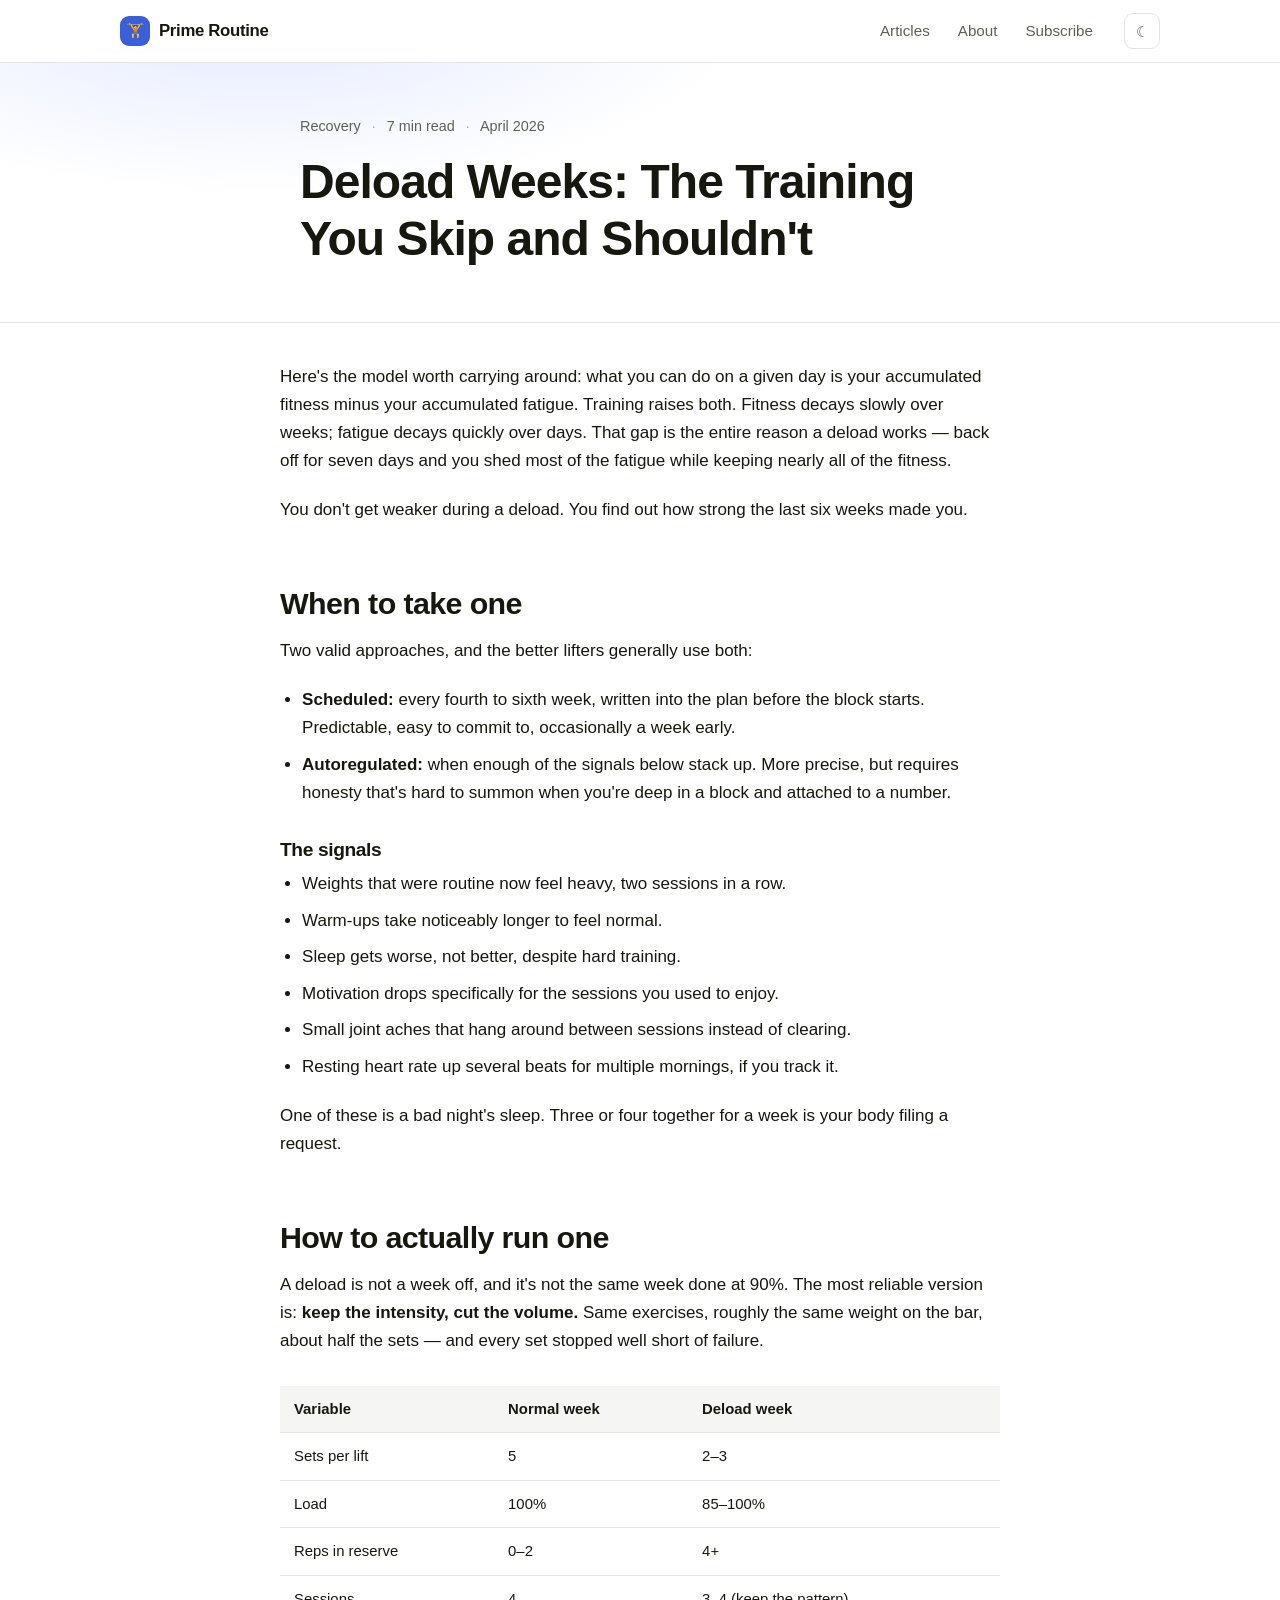
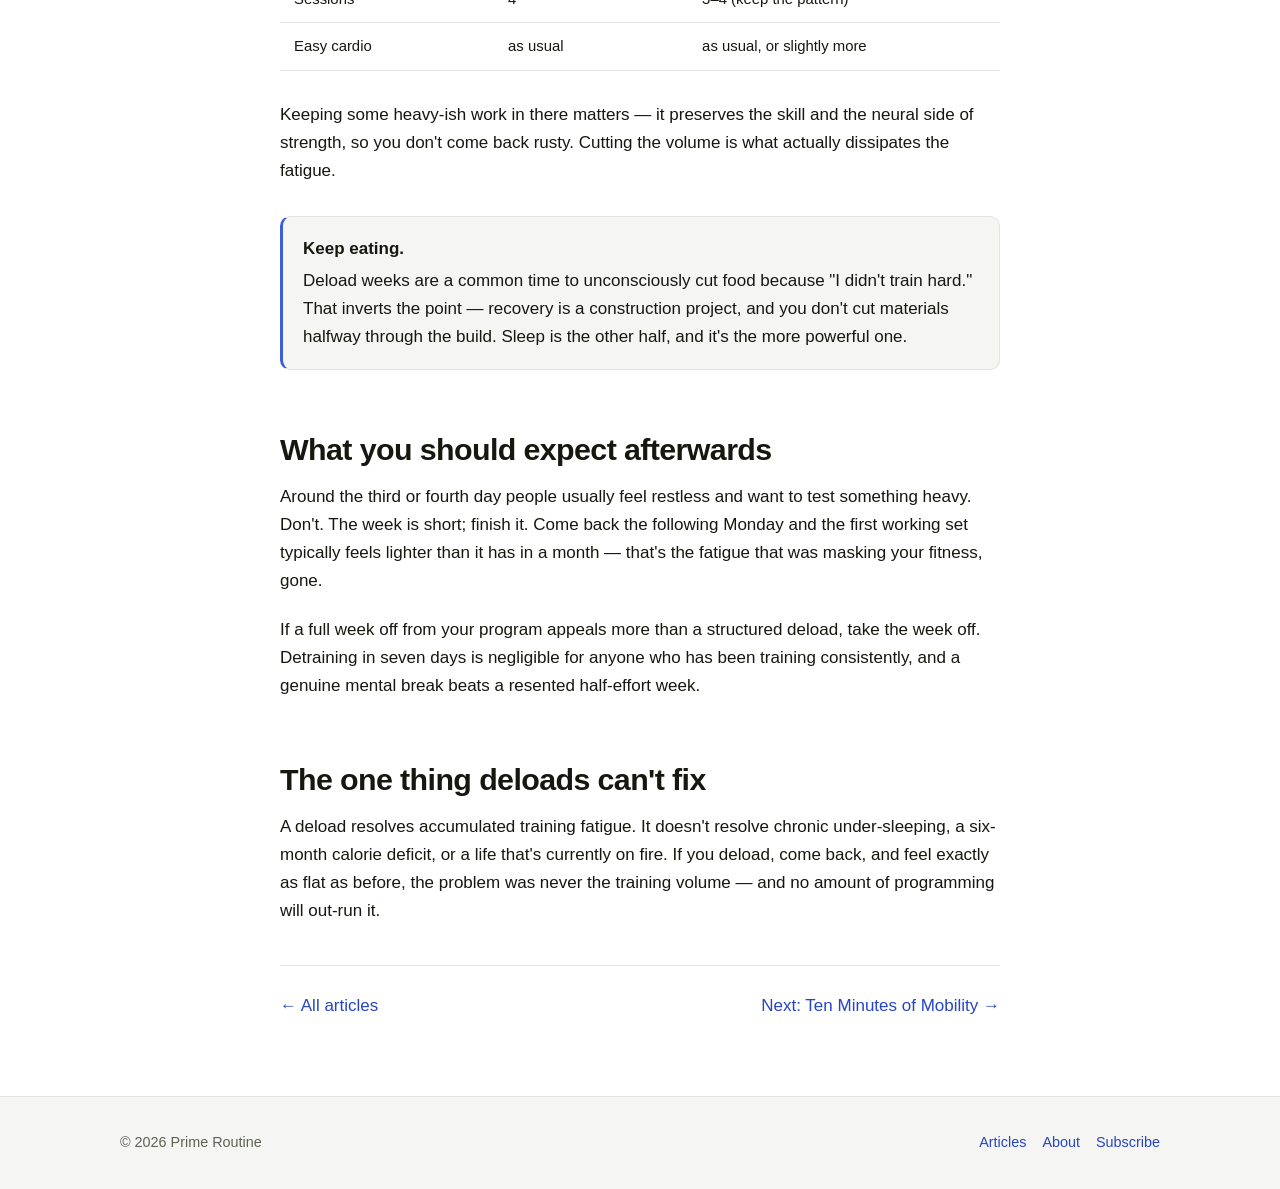
<file: posts/deload-weeks.html>
<!DOCTYPE html>
<html lang="en">
<head>
<meta charset="utf-8">
<meta name="viewport" content="width=device-width, initial-scale=1">
<title>Deload Weeks: The Training You Skip and Shouldn't — Prime Routine</title>
<meta name="description" content="Why fatigue hides fitness, how to structure a deload week, and the warning signs that you needed one two weeks ago.">
<link rel="stylesheet" href="../assets/css/style.css">
<link rel="icon" href="data:image/svg+xml,%3Csvg xmlns='http://www.w3.org/2000/svg' viewBox='0 0 100 100'%3E%3Ctext y='.9em' font-size='90'%3E🏋️%3C/text%3E%3C/svg%3E">
<script>
  try { var t = localStorage.getItem('theme'); if (t) document.documentElement.setAttribute('data-theme', t); } catch (e) {}
</script>
</head>
<body>
<a class="skip" href="#main">Skip to content</a>

<header class="site-header">
  <div class="wrap nav">
    <a class="brand" href="../index.html"><span class="brand-mark" aria-hidden="true">🏋</span> Prime Routine</a>
    <nav class="nav-links" aria-label="Primary">
      <a href="../index.html">Articles</a>
      <a href="../about.html">About</a>
      <a href="../index.html#subscribe">Subscribe</a>
    </nav>
    <button class="theme-toggle" type="button" aria-label="Toggle theme">☾</button>
  </div>
</header>

<main id="main">
  <div class="article-header">
    <div class="wrap narrow">
      <div class="article-meta">Recovery <span class="dot">·</span> 7 min read <span class="dot">·</span> April 2026</div>
      <h1>Deload Weeks: The Training You Skip and Shouldn't</h1>
    </div>
  </div>

  <article class="wrap narrow prose">
    <p>
      Here's the model worth carrying around: what you can do on a given day is your accumulated
      fitness minus your accumulated fatigue. Training raises both. Fitness decays slowly over
      weeks; fatigue decays quickly over days. That gap is the entire reason a deload works — back
      off for seven days and you shed most of the fatigue while keeping nearly all of the fitness.
    </p>
    <p>
      You don't get weaker during a deload. You find out how strong the last six weeks made you.
    </p>

    <h2>When to take one</h2>
    <p>
      Two valid approaches, and the better lifters generally use both:
    </p>
    <ul>
      <li><strong>Scheduled:</strong> every fourth to sixth week, written into the plan before the block starts. Predictable, easy to commit to, occasionally a week early.</li>
      <li><strong>Autoregulated:</strong> when enough of the signals below stack up. More precise, but requires honesty that's hard to summon when you're deep in a block and attached to a number.</li>
    </ul>

    <h3>The signals</h3>
    <ul>
      <li>Weights that were routine now feel heavy, two sessions in a row.</li>
      <li>Warm-ups take noticeably longer to feel normal.</li>
      <li>Sleep gets worse, not better, despite hard training.</li>
      <li>Motivation drops specifically for the sessions you used to enjoy.</li>
      <li>Small joint aches that hang around between sessions instead of clearing.</li>
      <li>Resting heart rate up several beats for multiple mornings, if you track it.</li>
    </ul>
    <p>
      One of these is a bad night's sleep. Three or four together for a week is your body filing a
      request.
    </p>

    <h2>How to actually run one</h2>
    <p>
      A deload is not a week off, and it's not the same week done at 90%. The most reliable version
      is: <strong>keep the intensity, cut the volume.</strong> Same exercises, roughly the same
      weight on the bar, about half the sets — and every set stopped well short of failure.
    </p>

    <div class="table-scroll">
      <table>
        <thead><tr><th>Variable</th><th>Normal week</th><th>Deload week</th></tr></thead>
        <tbody>
          <tr><td>Sets per lift</td><td>5</td><td>2–3</td></tr>
          <tr><td>Load</td><td>100%</td><td>85–100%</td></tr>
          <tr><td>Reps in reserve</td><td>0–2</td><td>4+</td></tr>
          <tr><td>Sessions</td><td>4</td><td>3–4 (keep the pattern)</td></tr>
          <tr><td>Easy cardio</td><td>as usual</td><td>as usual, or slightly more</td></tr>
        </tbody>
      </table>
    </div>

    <p>
      Keeping some heavy-ish work in there matters — it preserves the skill and the neural side of
      strength, so you don't come back rusty. Cutting the volume is what actually dissipates the
      fatigue.
    </p>

    <div class="callout">
      <strong>Keep eating.</strong>
      <p>
        Deload weeks are a common time to unconsciously cut food because "I didn't train hard." That
        inverts the point — recovery is a construction project, and you don't cut materials halfway
        through the build. Sleep is the other half, and it's the more powerful one.
      </p>
    </div>

    <h2>What you should expect afterwards</h2>
    <p>
      Around the third or fourth day people usually feel restless and want to test something heavy.
      Don't. The week is short; finish it. Come back the following Monday and the first working set
      typically feels lighter than it has in a month — that's the fatigue that was masking your
      fitness, gone.
    </p>
    <p>
      If a full week off from your program appeals more than a structured deload, take the week off.
      Detraining in seven days is negligible for anyone who has been training consistently, and a
      genuine mental break beats a resented half-effort week.
    </p>

    <h2>The one thing deloads can't fix</h2>
    <p>
      A deload resolves accumulated training fatigue. It doesn't resolve chronic under-sleeping, a
      six-month calorie deficit, or a life that's currently on fire. If you deload, come back, and
      feel exactly as flat as before, the problem was never the training volume — and no amount of
      programming will out-run it.
    </p>

    <div class="article-foot">
      <a href="../index.html">← All articles</a>
      <a href="ten-minute-mobility.html">Next: Ten Minutes of Mobility →</a>
    </div>
  </article>
</main>

<footer class="site-footer">
  <div class="wrap footer-inner">
    <span>© <span data-year>2026</span> Prime Routine</span>
    <nav class="footer-links" aria-label="Footer">
      <a href="../index.html">Articles</a>
      <a href="../about.html">About</a>
      <a href="../index.html#subscribe">Subscribe</a>
    </nav>
  </div>
</footer>

<script src="../assets/js/main.js"></script>
</body>
</html>
</file>
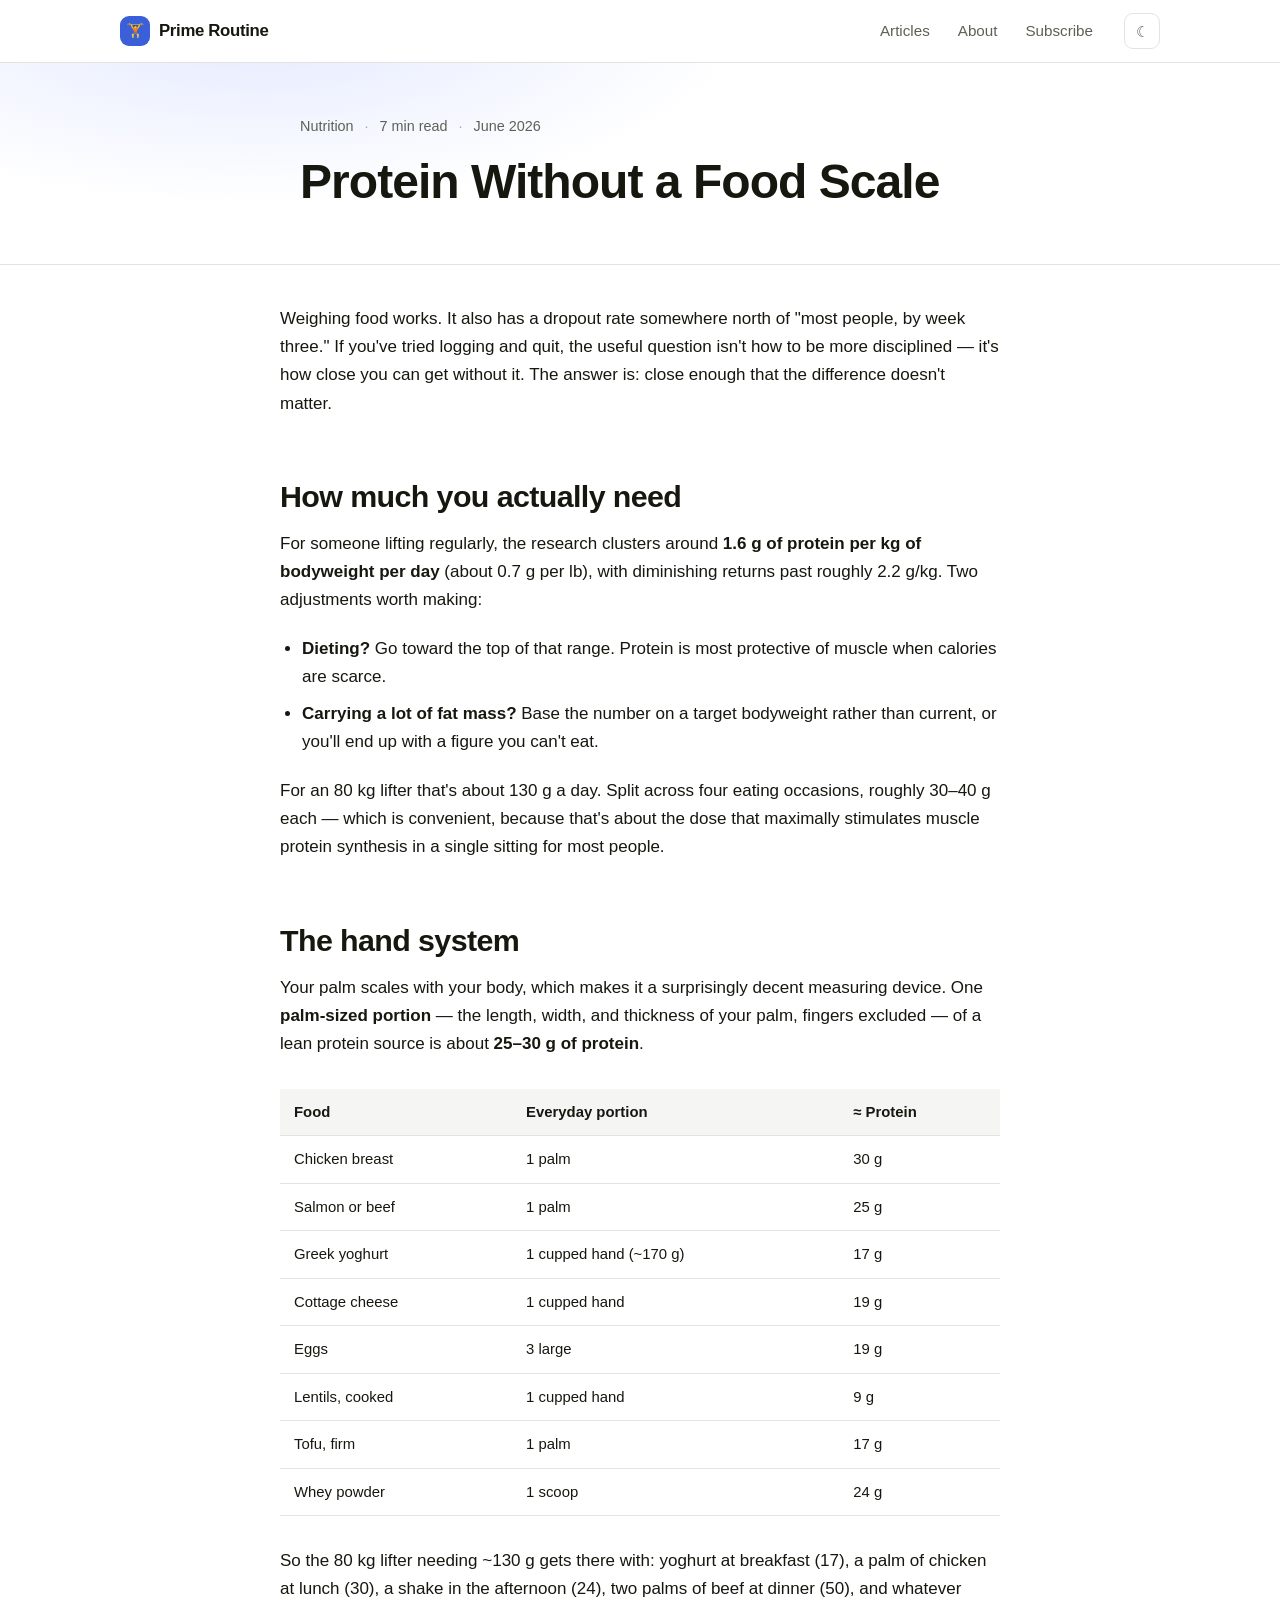
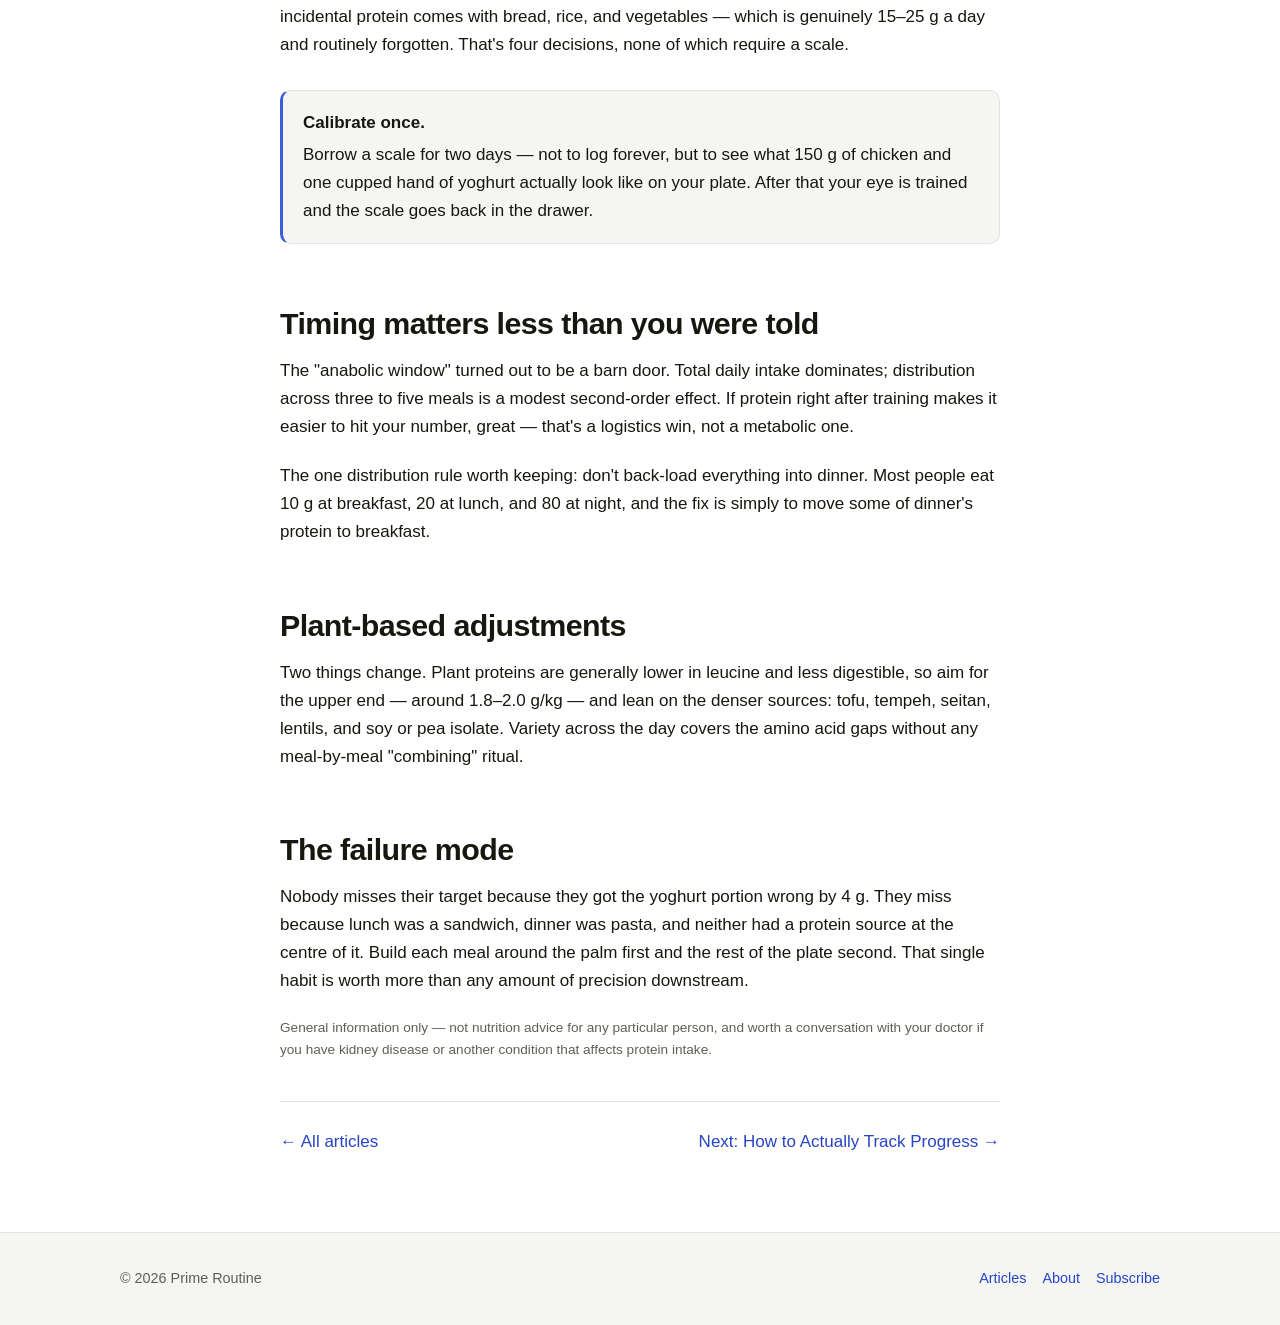
<file: posts/protein-without-a-scale.html>
<!DOCTYPE html>
<html lang="en">
<head>
<meta charset="utf-8">
<meta name="viewport" content="width=device-width, initial-scale=1">
<title>Protein Without a Food Scale — Prime Routine</title>
<meta name="description" content="A hand-portion system for hitting your daily protein target within about 10% — no logging, no scale, no macro app.">
<link rel="stylesheet" href="../assets/css/style.css">
<link rel="icon" href="data:image/svg+xml,%3Csvg xmlns='http://www.w3.org/2000/svg' viewBox='0 0 100 100'%3E%3Ctext y='.9em' font-size='90'%3E🏋️%3C/text%3E%3C/svg%3E">
<script>
  try { var t = localStorage.getItem('theme'); if (t) document.documentElement.setAttribute('data-theme', t); } catch (e) {}
</script>
</head>
<body>
<a class="skip" href="#main">Skip to content</a>

<header class="site-header">
  <div class="wrap nav">
    <a class="brand" href="../index.html"><span class="brand-mark" aria-hidden="true">🏋</span> Prime Routine</a>
    <nav class="nav-links" aria-label="Primary">
      <a href="../index.html">Articles</a>
      <a href="../about.html">About</a>
      <a href="../index.html#subscribe">Subscribe</a>
    </nav>
    <button class="theme-toggle" type="button" aria-label="Toggle theme">☾</button>
  </div>
</header>

<main id="main">
  <div class="article-header">
    <div class="wrap narrow">
      <div class="article-meta">Nutrition <span class="dot">·</span> 7 min read <span class="dot">·</span> June 2026</div>
      <h1>Protein Without a Food Scale</h1>
    </div>
  </div>

  <article class="wrap narrow prose">
    <p>
      Weighing food works. It also has a dropout rate somewhere north of "most people, by week
      three." If you've tried logging and quit, the useful question isn't how to be more
      disciplined — it's how close you can get without it. The answer is: close enough that the
      difference doesn't matter.
    </p>

    <h2>How much you actually need</h2>
    <p>
      For someone lifting regularly, the research clusters around <strong>1.6 g of protein per kg of
      bodyweight per day</strong> (about 0.7 g per lb), with diminishing returns past roughly 2.2 g/kg.
      Two adjustments worth making:
    </p>
    <ul>
      <li><strong>Dieting?</strong> Go toward the top of that range. Protein is most protective of muscle when calories are scarce.</li>
      <li><strong>Carrying a lot of fat mass?</strong> Base the number on a target bodyweight rather than current, or you'll end up with a figure you can't eat.</li>
    </ul>
    <p>
      For an 80 kg lifter that's about 130 g a day. Split across four eating occasions, roughly 30–40 g
      each — which is convenient, because that's about the dose that maximally stimulates muscle
      protein synthesis in a single sitting for most people.
    </p>

    <h2>The hand system</h2>
    <p>
      Your palm scales with your body, which makes it a surprisingly decent measuring device. One
      <strong>palm-sized portion</strong> — the length, width, and thickness of your palm, fingers
      excluded — of a lean protein source is about <strong>25–30 g of protein</strong>.
    </p>

    <div class="table-scroll">
      <table>
        <thead><tr><th>Food</th><th>Everyday portion</th><th>≈ Protein</th></tr></thead>
        <tbody>
          <tr><td>Chicken breast</td><td>1 palm</td><td>30 g</td></tr>
          <tr><td>Salmon or beef</td><td>1 palm</td><td>25 g</td></tr>
          <tr><td>Greek yoghurt</td><td>1 cupped hand (~170 g)</td><td>17 g</td></tr>
          <tr><td>Cottage cheese</td><td>1 cupped hand</td><td>19 g</td></tr>
          <tr><td>Eggs</td><td>3 large</td><td>19 g</td></tr>
          <tr><td>Lentils, cooked</td><td>1 cupped hand</td><td>9 g</td></tr>
          <tr><td>Tofu, firm</td><td>1 palm</td><td>17 g</td></tr>
          <tr><td>Whey powder</td><td>1 scoop</td><td>24 g</td></tr>
        </tbody>
      </table>
    </div>

    <p>
      So the 80 kg lifter needing ~130 g gets there with: yoghurt at breakfast (17), a palm of chicken
      at lunch (30), a shake in the afternoon (24), two palms of beef at dinner (50), and whatever
      incidental protein comes with bread, rice, and vegetables — which is genuinely 15–25 g a day and
      routinely forgotten. That's four decisions, none of which require a scale.
    </p>

    <div class="callout">
      <strong>Calibrate once.</strong>
      <p>
        Borrow a scale for two days — not to log forever, but to see what 150 g of chicken and one
        cupped hand of yoghurt actually look like on your plate. After that your eye is trained and
        the scale goes back in the drawer.
      </p>
    </div>

    <h2>Timing matters less than you were told</h2>
    <p>
      The "anabolic window" turned out to be a barn door. Total daily intake dominates; distribution
      across three to five meals is a modest second-order effect. If protein right after training
      makes it easier to hit your number, great — that's a logistics win, not a metabolic one.
    </p>
    <p>
      The one distribution rule worth keeping: don't back-load everything into dinner. Most people
      eat 10 g at breakfast, 20 at lunch, and 80 at night, and the fix is simply to move some of
      dinner's protein to breakfast.
    </p>

    <h2>Plant-based adjustments</h2>
    <p>
      Two things change. Plant proteins are generally lower in leucine and less digestible, so aim
      for the upper end — around 1.8–2.0 g/kg — and lean on the denser sources: tofu, tempeh, seitan,
      lentils, and soy or pea isolate. Variety across the day covers the amino acid gaps without any
      meal-by-meal "combining" ritual.
    </p>

    <h2>The failure mode</h2>
    <p>
      Nobody misses their target because they got the yoghurt portion wrong by 4 g. They miss because
      lunch was a sandwich, dinner was pasta, and neither had a protein source at the centre of it.
      Build each meal around the palm first and the rest of the plate second. That single habit is
      worth more than any amount of precision downstream.
    </p>

    <p class="form-note">
      General information only — not nutrition advice for any particular person, and worth a
      conversation with your doctor if you have kidney disease or another condition that affects
      protein intake.
    </p>

    <div class="article-foot">
      <a href="../index.html">← All articles</a>
      <a href="tracking-progress.html">Next: How to Actually Track Progress →</a>
    </div>
  </article>
</main>

<footer class="site-footer">
  <div class="wrap footer-inner">
    <span>© <span data-year>2026</span> Prime Routine</span>
    <nav class="footer-links" aria-label="Footer">
      <a href="../index.html">Articles</a>
      <a href="../about.html">About</a>
      <a href="../index.html#subscribe">Subscribe</a>
    </nav>
  </div>
</footer>

<script src="../assets/js/main.js"></script>
</body>
</html>
</file>
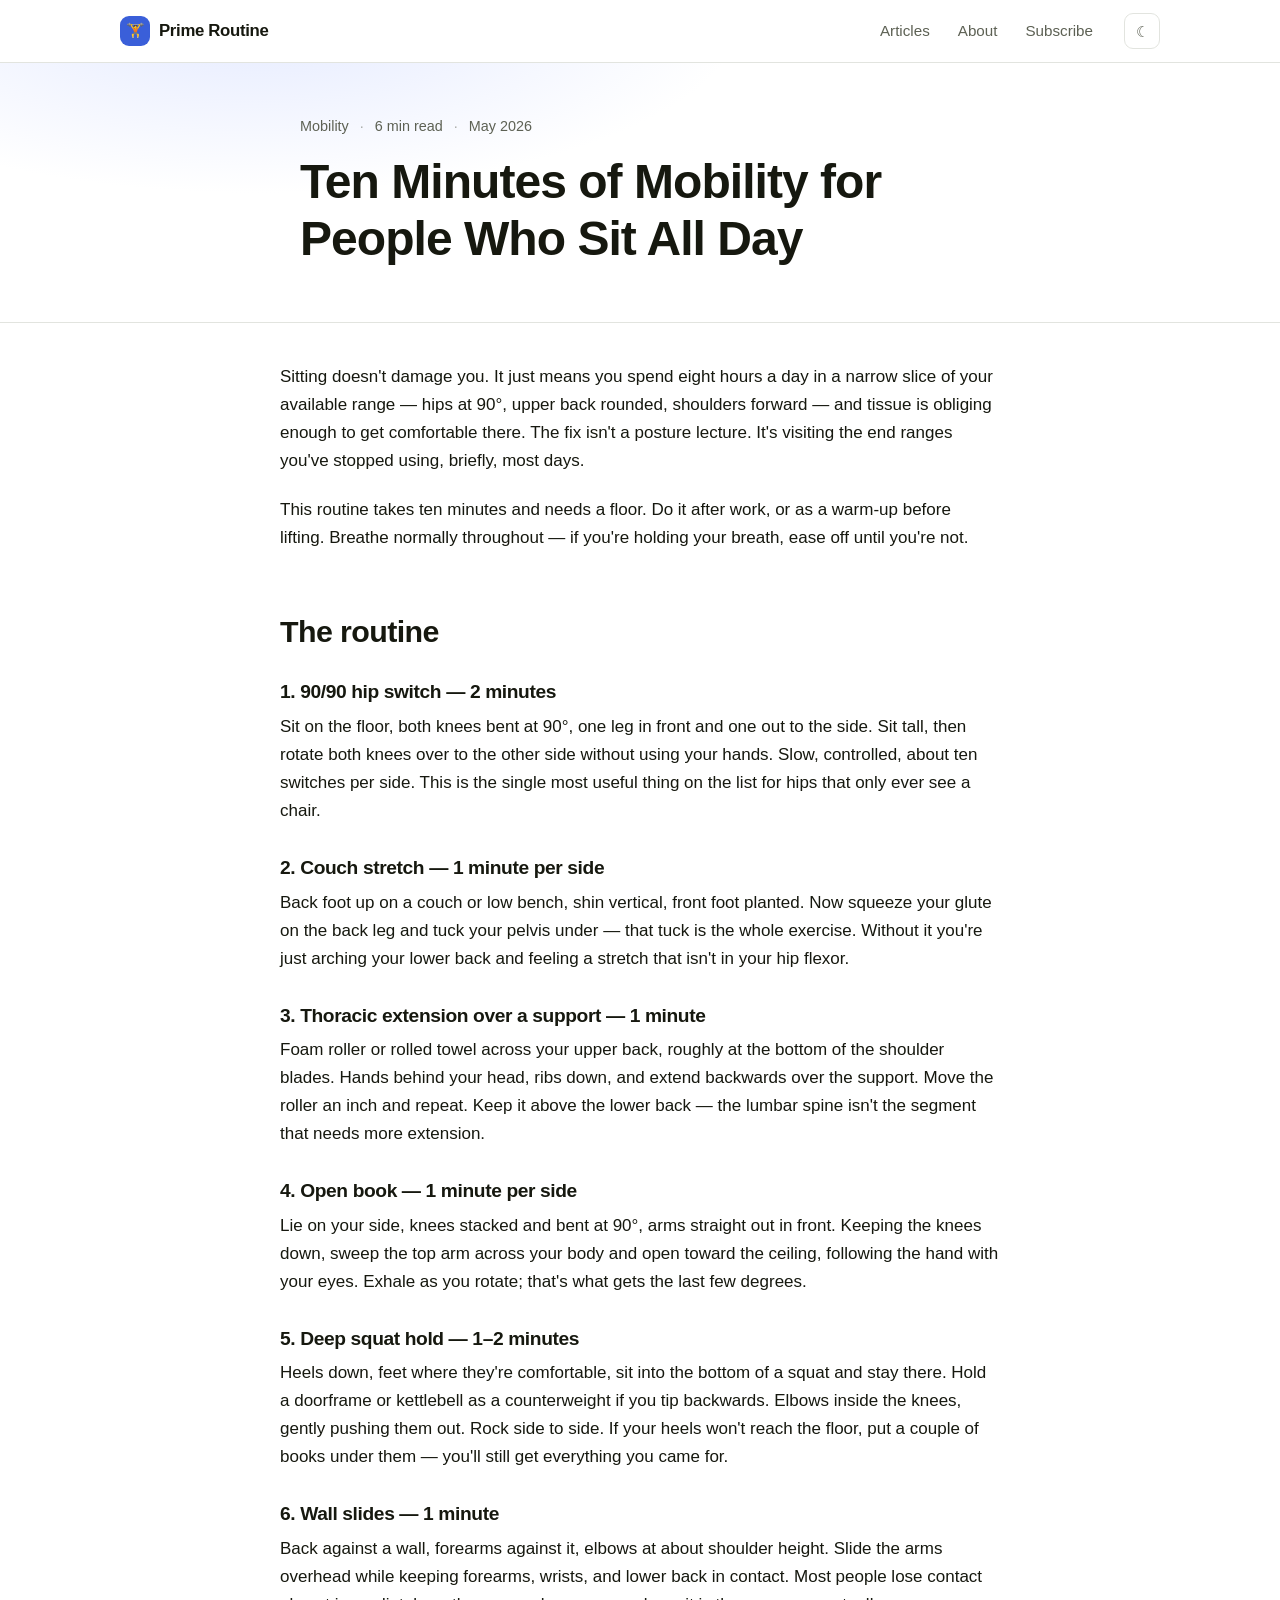
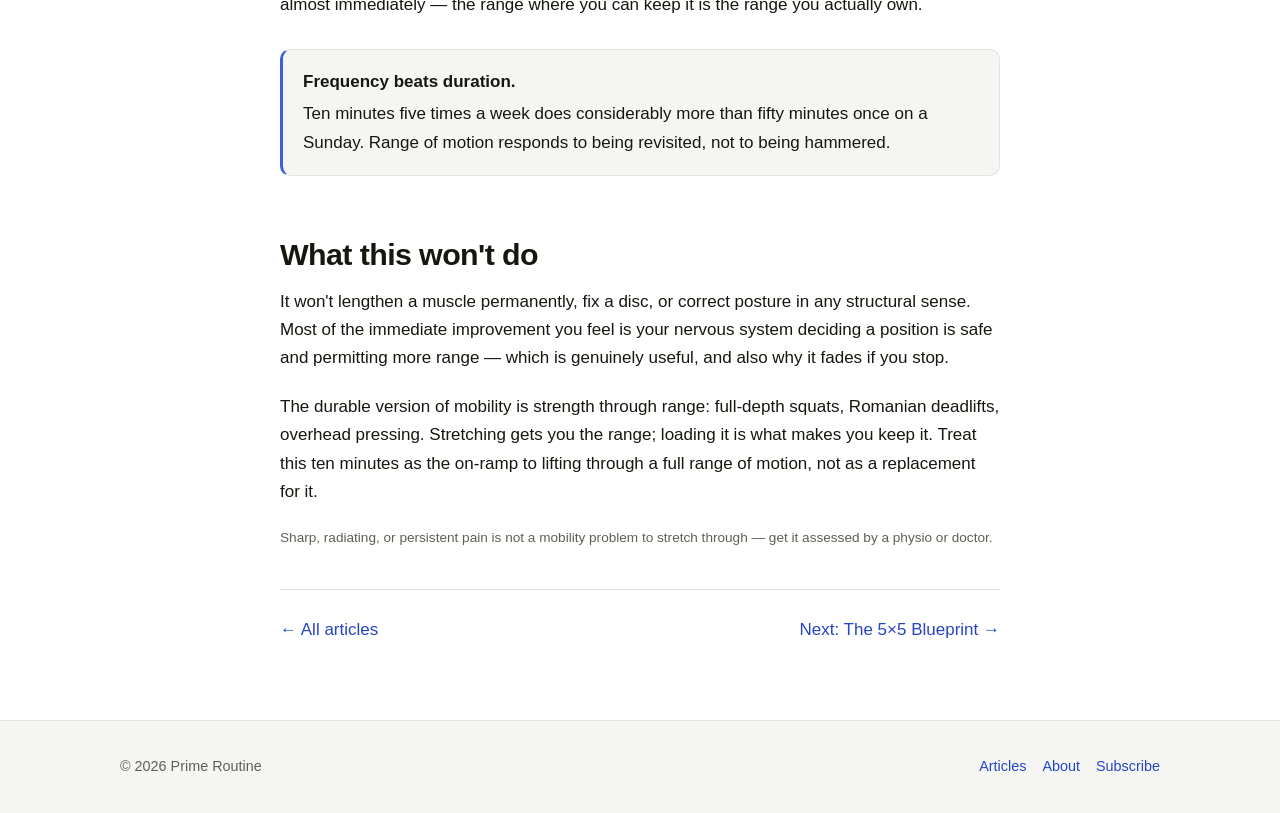
<file: posts/ten-minute-mobility.html>
<!DOCTYPE html>
<html lang="en">
<head>
<meta charset="utf-8">
<meta name="viewport" content="width=device-width, initial-scale=1">
<title>Ten Minutes of Mobility for People Who Sit All Day — Prime Routine</title>
<meta name="description" content="Six positions, ten minutes, no equipment — aimed at the hips and thoracic spine that a desk job quietly stiffens.">
<link rel="stylesheet" href="../assets/css/style.css">
<link rel="icon" href="data:image/svg+xml,%3Csvg xmlns='http://www.w3.org/2000/svg' viewBox='0 0 100 100'%3E%3Ctext y='.9em' font-size='90'%3E🏋️%3C/text%3E%3C/svg%3E">
<script>
  try { var t = localStorage.getItem('theme'); if (t) document.documentElement.setAttribute('data-theme', t); } catch (e) {}
</script>
</head>
<body>
<a class="skip" href="#main">Skip to content</a>

<header class="site-header">
  <div class="wrap nav">
    <a class="brand" href="../index.html"><span class="brand-mark" aria-hidden="true">🏋</span> Prime Routine</a>
    <nav class="nav-links" aria-label="Primary">
      <a href="../index.html">Articles</a>
      <a href="../about.html">About</a>
      <a href="../index.html#subscribe">Subscribe</a>
    </nav>
    <button class="theme-toggle" type="button" aria-label="Toggle theme">☾</button>
  </div>
</header>

<main id="main">
  <div class="article-header">
    <div class="wrap narrow">
      <div class="article-meta">Mobility <span class="dot">·</span> 6 min read <span class="dot">·</span> May 2026</div>
      <h1>Ten Minutes of Mobility for People Who Sit All Day</h1>
    </div>
  </div>

  <article class="wrap narrow prose">
    <p>
      Sitting doesn't damage you. It just means you spend eight hours a day in a narrow slice of
      your available range — hips at 90°, upper back rounded, shoulders forward — and tissue is
      obliging enough to get comfortable there. The fix isn't a posture lecture. It's visiting the
      end ranges you've stopped using, briefly, most days.
    </p>

    <p>
      This routine takes ten minutes and needs a floor. Do it after work, or as a warm-up before
      lifting. Breathe normally throughout — if you're holding your breath, ease off until you're not.
    </p>

    <h2>The routine</h2>

    <h3>1. 90/90 hip switch — 2 minutes</h3>
    <p>
      Sit on the floor, both knees bent at 90°, one leg in front and one out to the side. Sit tall,
      then rotate both knees over to the other side without using your hands. Slow, controlled, about
      ten switches per side. This is the single most useful thing on the list for hips that only ever
      see a chair.
    </p>

    <h3>2. Couch stretch — 1 minute per side</h3>
    <p>
      Back foot up on a couch or low bench, shin vertical, front foot planted. Now squeeze your glute
      on the back leg and tuck your pelvis under — that tuck is the whole exercise. Without it you're
      just arching your lower back and feeling a stretch that isn't in your hip flexor.
    </p>

    <h3>3. Thoracic extension over a support — 1 minute</h3>
    <p>
      Foam roller or rolled towel across your upper back, roughly at the bottom of the shoulder
      blades. Hands behind your head, ribs down, and extend backwards over the support. Move the
      roller an inch and repeat. Keep it above the lower back — the lumbar spine isn't the segment
      that needs more extension.
    </p>

    <h3>4. Open book — 1 minute per side</h3>
    <p>
      Lie on your side, knees stacked and bent at 90°, arms straight out in front. Keeping the knees
      down, sweep the top arm across your body and open toward the ceiling, following the hand with
      your eyes. Exhale as you rotate; that's what gets the last few degrees.
    </p>

    <h3>5. Deep squat hold — 1–2 minutes</h3>
    <p>
      Heels down, feet where they're comfortable, sit into the bottom of a squat and stay there.
      Hold a doorframe or kettlebell as a counterweight if you tip backwards. Elbows inside the knees,
      gently pushing them out. Rock side to side. If your heels won't reach the floor, put a couple of
      books under them — you'll still get everything you came for.
    </p>

    <h3>6. Wall slides — 1 minute</h3>
    <p>
      Back against a wall, forearms against it, elbows at about shoulder height. Slide the arms
      overhead while keeping forearms, wrists, and lower back in contact. Most people lose contact
      almost immediately — the range where you can keep it is the range you actually own.
    </p>

    <div class="callout">
      <strong>Frequency beats duration.</strong>
      <p>
        Ten minutes five times a week does considerably more than fifty minutes once on a Sunday.
        Range of motion responds to being revisited, not to being hammered.
      </p>
    </div>

    <h2>What this won't do</h2>
    <p>
      It won't lengthen a muscle permanently, fix a disc, or correct posture in any structural sense.
      Most of the immediate improvement you feel is your nervous system deciding a position is safe
      and permitting more range — which is genuinely useful, and also why it fades if you stop.
    </p>
    <p>
      The durable version of mobility is strength through range: full-depth squats, Romanian
      deadlifts, overhead pressing. Stretching gets you the range; loading it is what makes you keep
      it. Treat this ten minutes as the on-ramp to lifting through a full range of motion, not as a
      replacement for it.
    </p>

    <p class="form-note">
      Sharp, radiating, or persistent pain is not a mobility problem to stretch through — get it
      assessed by a physio or doctor.
    </p>

    <div class="article-foot">
      <a href="../index.html">← All articles</a>
      <a href="5x5-blueprint.html">Next: The 5×5 Blueprint →</a>
    </div>
  </article>
</main>

<footer class="site-footer">
  <div class="wrap footer-inner">
    <span>© <span data-year>2026</span> Prime Routine</span>
    <nav class="footer-links" aria-label="Footer">
      <a href="../index.html">Articles</a>
      <a href="../about.html">About</a>
      <a href="../index.html#subscribe">Subscribe</a>
    </nav>
  </div>
</footer>

<script src="../assets/js/main.js"></script>
</body>
</html>
</file>
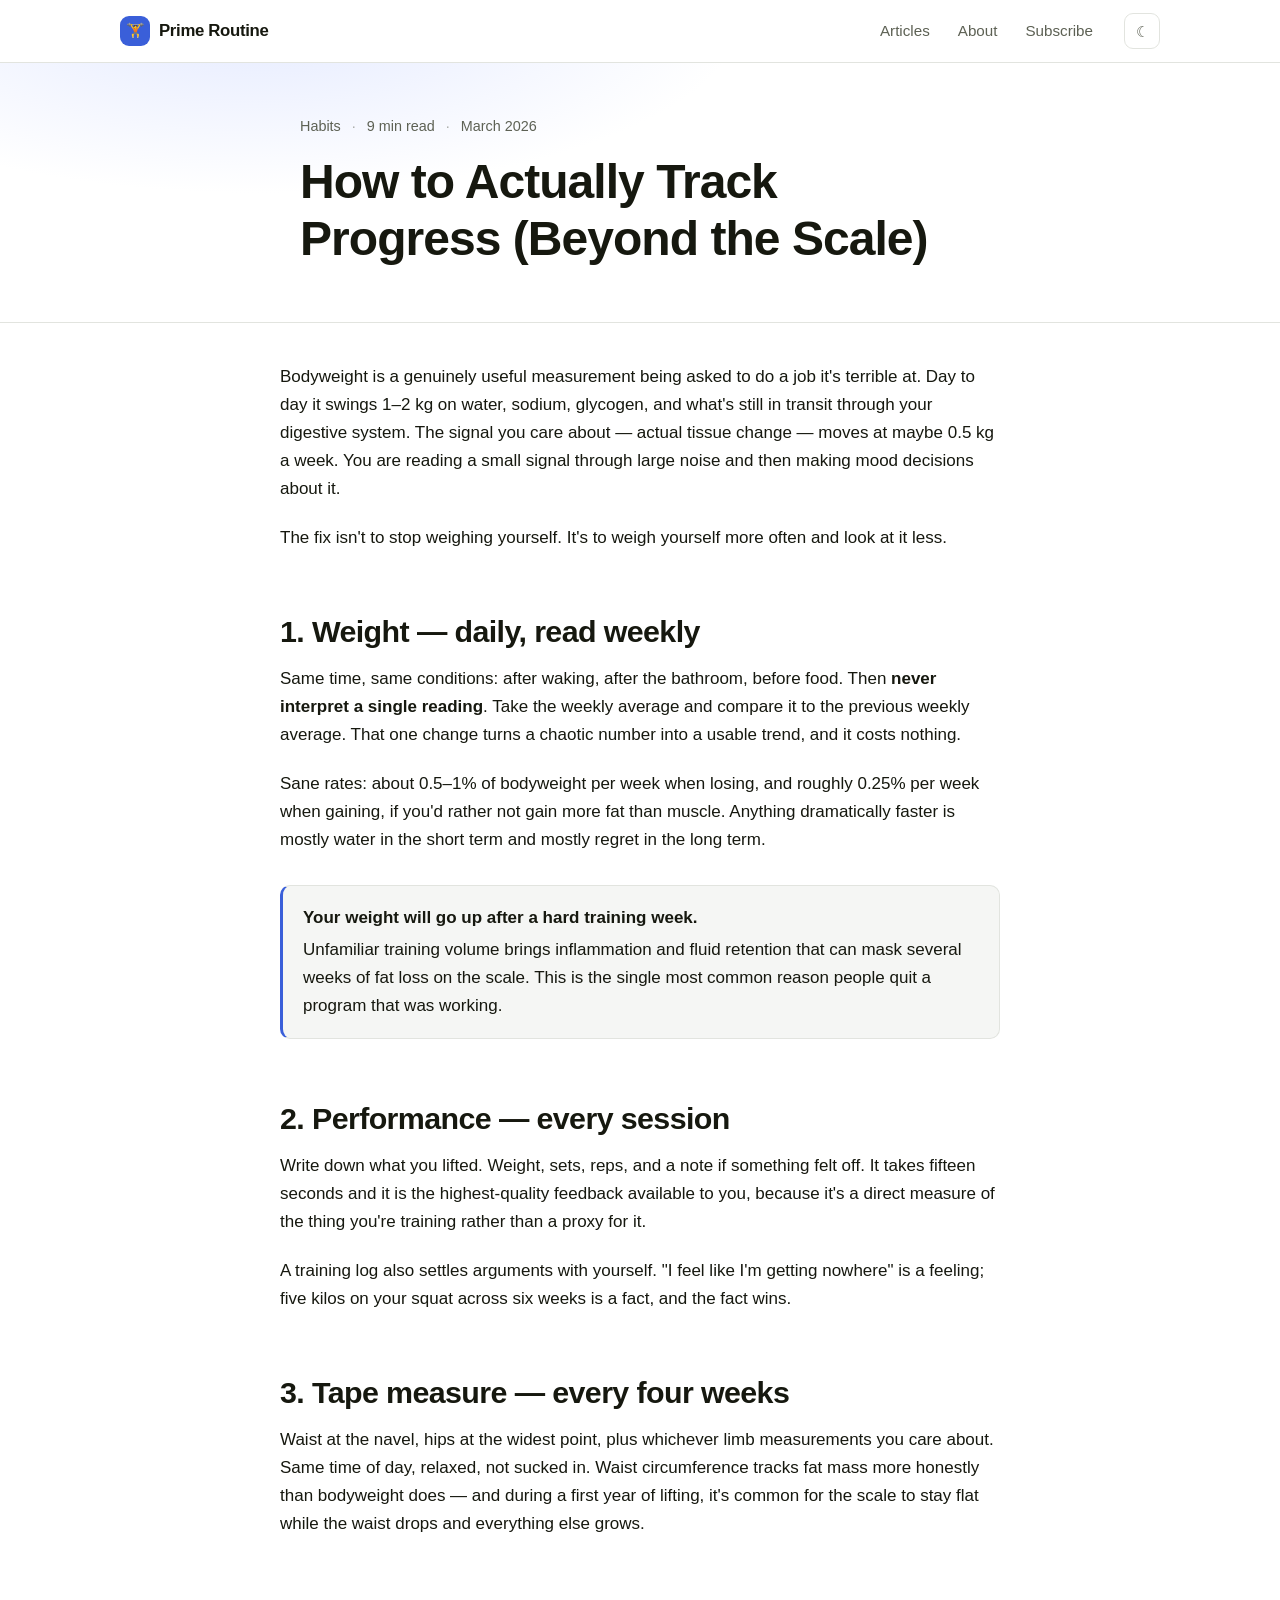
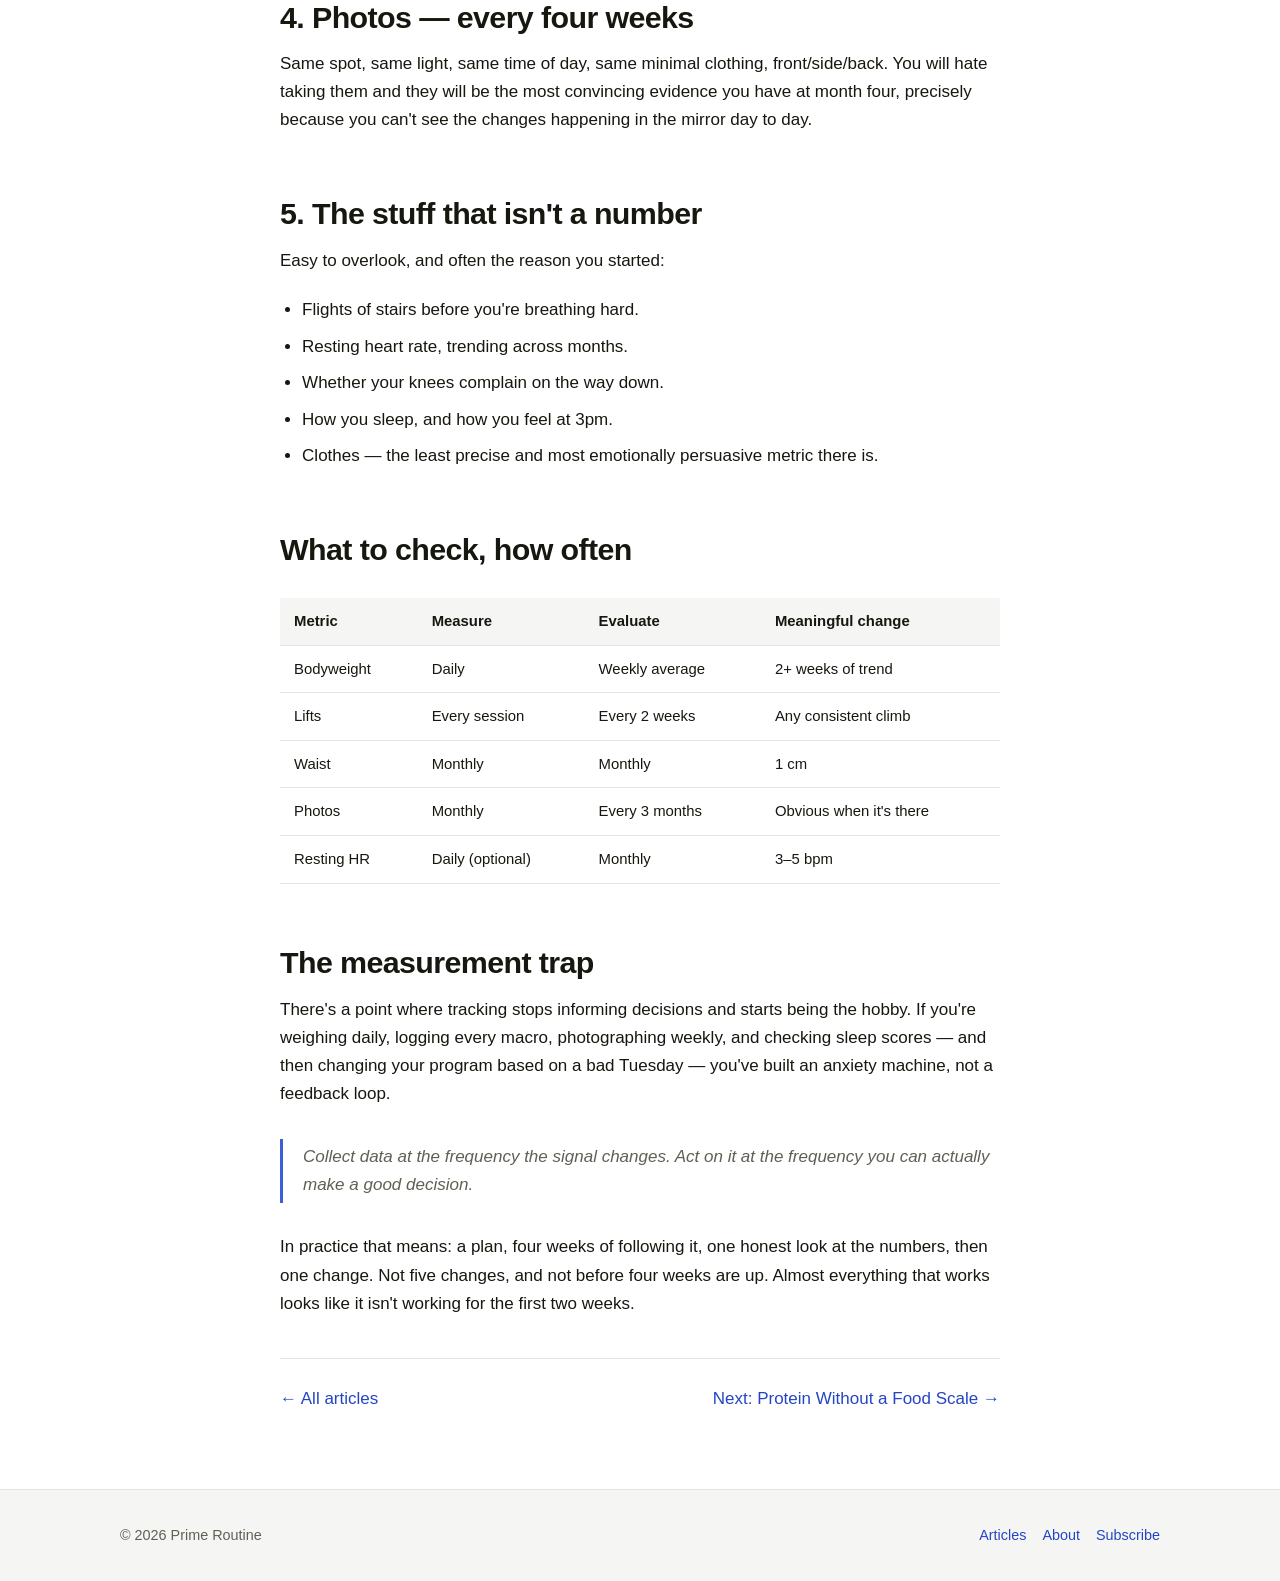
<file: posts/tracking-progress.html>
<!DOCTYPE html>
<html lang="en">
<head>
<meta charset="utf-8">
<meta name="viewport" content="width=device-width, initial-scale=1">
<title>How to Actually Track Progress (Beyond the Scale) — Prime Routine</title>
<meta name="description" content="Five progress signals better than daily bodyweight, how often to check each, and when a bad number means nothing at all.">
<link rel="stylesheet" href="../assets/css/style.css">
<link rel="icon" href="data:image/svg+xml,%3Csvg xmlns='http://www.w3.org/2000/svg' viewBox='0 0 100 100'%3E%3Ctext y='.9em' font-size='90'%3E🏋️%3C/text%3E%3C/svg%3E">
<script>
  try { var t = localStorage.getItem('theme'); if (t) document.documentElement.setAttribute('data-theme', t); } catch (e) {}
</script>
</head>
<body>
<a class="skip" href="#main">Skip to content</a>

<header class="site-header">
  <div class="wrap nav">
    <a class="brand" href="../index.html"><span class="brand-mark" aria-hidden="true">🏋</span> Prime Routine</a>
    <nav class="nav-links" aria-label="Primary">
      <a href="../index.html">Articles</a>
      <a href="../about.html">About</a>
      <a href="../index.html#subscribe">Subscribe</a>
    </nav>
    <button class="theme-toggle" type="button" aria-label="Toggle theme">☾</button>
  </div>
</header>

<main id="main">
  <div class="article-header">
    <div class="wrap narrow">
      <div class="article-meta">Habits <span class="dot">·</span> 9 min read <span class="dot">·</span> March 2026</div>
      <h1>How to Actually Track Progress (Beyond the Scale)</h1>
    </div>
  </div>

  <article class="wrap narrow prose">
    <p>
      Bodyweight is a genuinely useful measurement being asked to do a job it's terrible at. Day to
      day it swings 1–2 kg on water, sodium, glycogen, and what's still in transit through your
      digestive system. The signal you care about — actual tissue change — moves at maybe 0.5 kg a
      week. You are reading a small signal through large noise and then making mood decisions
      about it.
    </p>
    <p>
      The fix isn't to stop weighing yourself. It's to weigh yourself more often and look at it less.
    </p>

    <h2>1. Weight — daily, read weekly</h2>
    <p>
      Same time, same conditions: after waking, after the bathroom, before food. Then <strong>never
      interpret a single reading</strong>. Take the weekly average and compare it to the previous
      weekly average. That one change turns a chaotic number into a usable trend, and it costs
      nothing.
    </p>
    <p>
      Sane rates: about 0.5–1% of bodyweight per week when losing, and roughly 0.25% per week when
      gaining, if you'd rather not gain more fat than muscle. Anything dramatically faster is mostly
      water in the short term and mostly regret in the long term.
    </p>

    <div class="callout">
      <strong>Your weight will go up after a hard training week.</strong>
      <p>
        Unfamiliar training volume brings inflammation and fluid retention that can mask several
        weeks of fat loss on the scale. This is the single most common reason people quit a program
        that was working.
      </p>
    </div>

    <h2>2. Performance — every session</h2>
    <p>
      Write down what you lifted. Weight, sets, reps, and a note if something felt off. It takes
      fifteen seconds and it is the highest-quality feedback available to you, because it's a direct
      measure of the thing you're training rather than a proxy for it.
    </p>
    <p>
      A training log also settles arguments with yourself. "I feel like I'm getting nowhere" is a
      feeling; five kilos on your squat across six weeks is a fact, and the fact wins.
    </p>

    <h2>3. Tape measure — every four weeks</h2>
    <p>
      Waist at the navel, hips at the widest point, plus whichever limb measurements you care about.
      Same time of day, relaxed, not sucked in. Waist circumference tracks fat mass more honestly
      than bodyweight does — and during a first year of lifting, it's common for the scale to stay
      flat while the waist drops and everything else grows.
    </p>

    <h2>4. Photos — every four weeks</h2>
    <p>
      Same spot, same light, same time of day, same minimal clothing, front/side/back. You will hate
      taking them and they will be the most convincing evidence you have at month four, precisely
      because you can't see the changes happening in the mirror day to day.
    </p>

    <h2>5. The stuff that isn't a number</h2>
    <p>
      Easy to overlook, and often the reason you started:
    </p>
    <ul>
      <li>Flights of stairs before you're breathing hard.</li>
      <li>Resting heart rate, trending across months.</li>
      <li>Whether your knees complain on the way down.</li>
      <li>How you sleep, and how you feel at 3pm.</li>
      <li>Clothes — the least precise and most emotionally persuasive metric there is.</li>
    </ul>

    <h2>What to check, how often</h2>
    <div class="table-scroll">
      <table>
        <thead><tr><th>Metric</th><th>Measure</th><th>Evaluate</th><th>Meaningful change</th></tr></thead>
        <tbody>
          <tr><td>Bodyweight</td><td>Daily</td><td>Weekly average</td><td>2+ weeks of trend</td></tr>
          <tr><td>Lifts</td><td>Every session</td><td>Every 2 weeks</td><td>Any consistent climb</td></tr>
          <tr><td>Waist</td><td>Monthly</td><td>Monthly</td><td>1 cm</td></tr>
          <tr><td>Photos</td><td>Monthly</td><td>Every 3 months</td><td>Obvious when it's there</td></tr>
          <tr><td>Resting HR</td><td>Daily (optional)</td><td>Monthly</td><td>3–5 bpm</td></tr>
        </tbody>
      </table>
    </div>

    <h2>The measurement trap</h2>
    <p>
      There's a point where tracking stops informing decisions and starts being the hobby. If you're
      weighing daily, logging every macro, photographing weekly, and checking sleep scores — and then
      changing your program based on a bad Tuesday — you've built an anxiety machine, not a feedback
      loop.
    </p>
    <blockquote>
      Collect data at the frequency the signal changes. Act on it at the frequency you can actually
      make a good decision.
    </blockquote>
    <p>
      In practice that means: a plan, four weeks of following it, one honest look at the numbers,
      then one change. Not five changes, and not before four weeks are up. Almost everything that
      works looks like it isn't working for the first two weeks.
    </p>

    <div class="article-foot">
      <a href="../index.html">← All articles</a>
      <a href="protein-without-a-scale.html">Next: Protein Without a Food Scale →</a>
    </div>
  </article>
</main>

<footer class="site-footer">
  <div class="wrap footer-inner">
    <span>© <span data-year>2026</span> Prime Routine</span>
    <nav class="footer-links" aria-label="Footer">
      <a href="../index.html">Articles</a>
      <a href="../about.html">About</a>
      <a href="../index.html#subscribe">Subscribe</a>
    </nav>
  </div>
</footer>

<script src="../assets/js/main.js"></script>
</body>
</html>
</file>
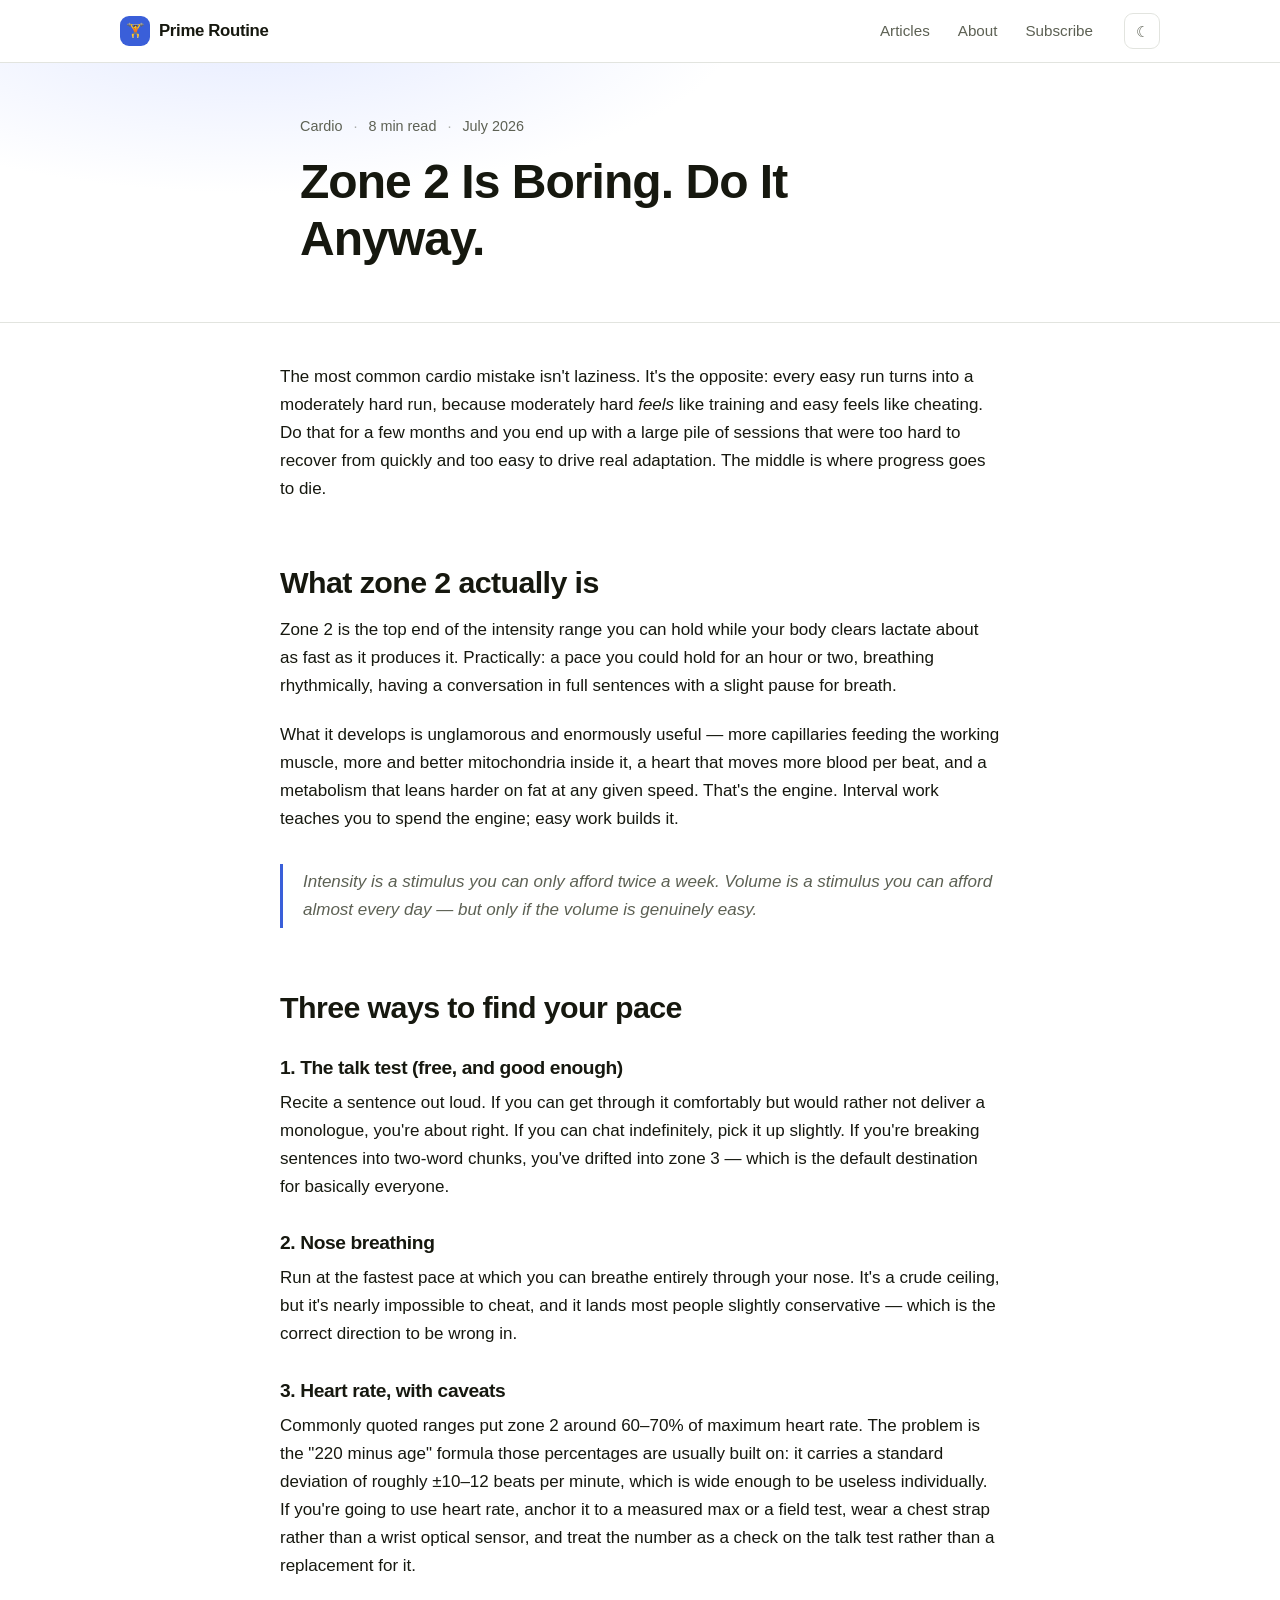
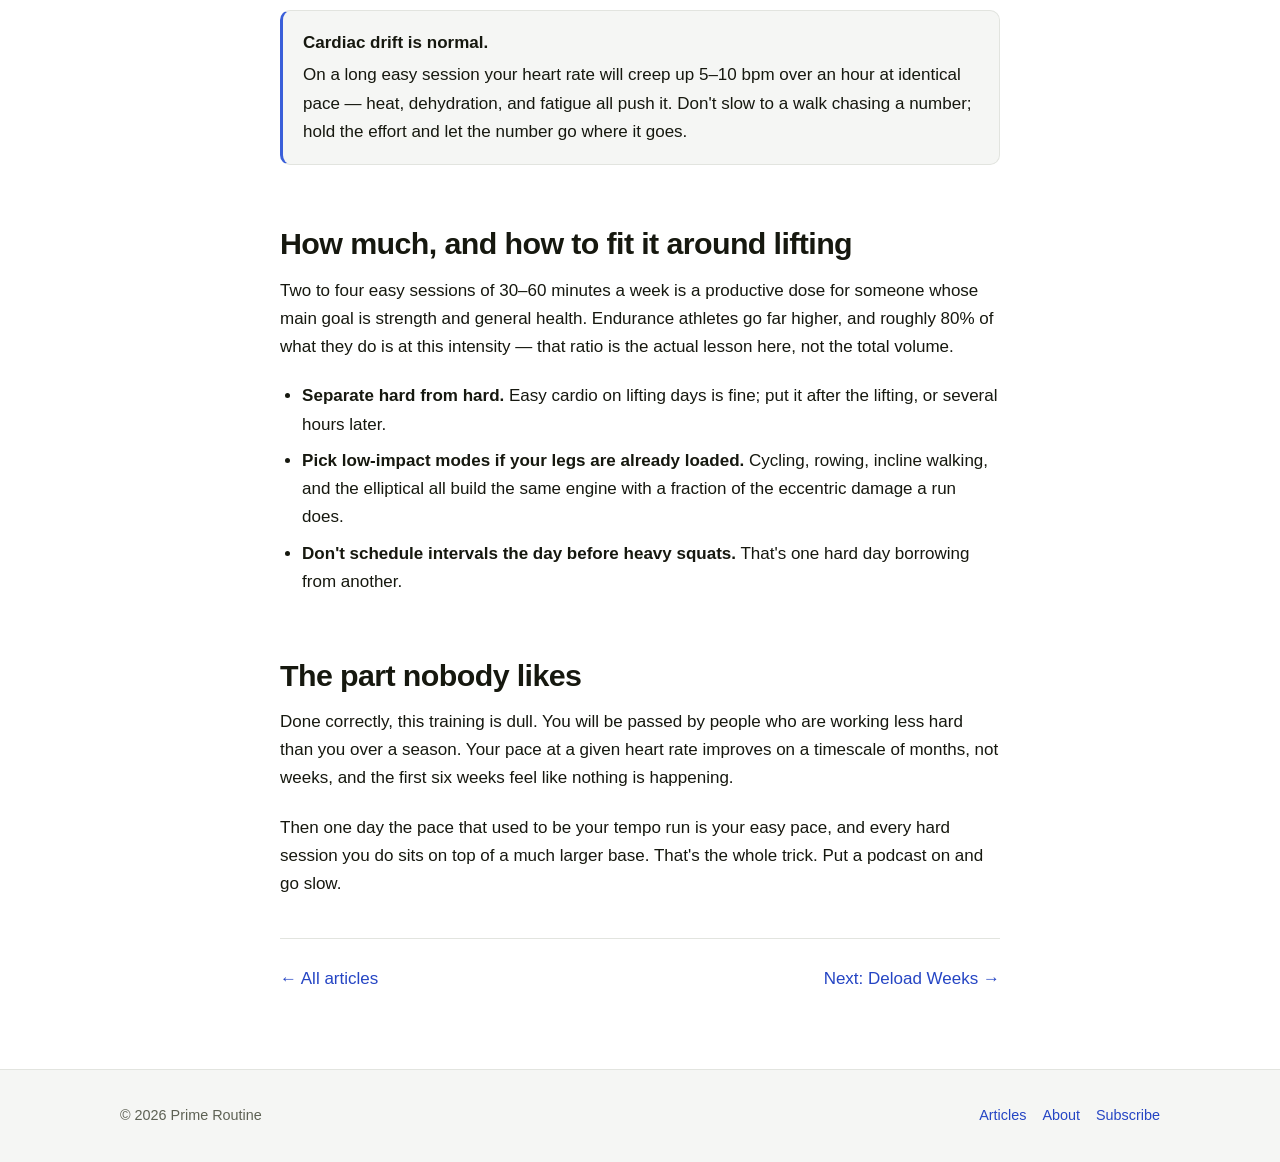
<file: posts/zone-2-cardio.html>
<!DOCTYPE html>
<html lang="en">
<head>
<meta charset="utf-8">
<meta name="viewport" content="width=device-width, initial-scale=1">
<title>Zone 2 Is Boring. Do It Anyway. — Prime Routine</title>
<meta name="description" content="Why easy aerobic work builds the engine that hard work spends — and three ways to find your zone 2 pace without lab equipment.">
<link rel="stylesheet" href="../assets/css/style.css">
<link rel="icon" href="data:image/svg+xml,%3Csvg xmlns='http://www.w3.org/2000/svg' viewBox='0 0 100 100'%3E%3Ctext y='.9em' font-size='90'%3E🏋️%3C/text%3E%3C/svg%3E">
<script>
  try { var t = localStorage.getItem('theme'); if (t) document.documentElement.setAttribute('data-theme', t); } catch (e) {}
</script>
</head>
<body>
<a class="skip" href="#main">Skip to content</a>

<header class="site-header">
  <div class="wrap nav">
    <a class="brand" href="../index.html"><span class="brand-mark" aria-hidden="true">🏋</span> Prime Routine</a>
    <nav class="nav-links" aria-label="Primary">
      <a href="../index.html">Articles</a>
      <a href="../about.html">About</a>
      <a href="../index.html#subscribe">Subscribe</a>
    </nav>
    <button class="theme-toggle" type="button" aria-label="Toggle theme">☾</button>
  </div>
</header>

<main id="main">
  <div class="article-header">
    <div class="wrap narrow">
      <div class="article-meta">Cardio <span class="dot">·</span> 8 min read <span class="dot">·</span> July 2026</div>
      <h1>Zone 2 Is Boring. Do It Anyway.</h1>
    </div>
  </div>

  <article class="wrap narrow prose">
    <p>
      The most common cardio mistake isn't laziness. It's the opposite: every easy run turns into a
      moderately hard run, because moderately hard <em>feels</em> like training and easy feels like
      cheating. Do that for a few months and you end up with a large pile of sessions that were too
      hard to recover from quickly and too easy to drive real adaptation. The middle is where
      progress goes to die.
    </p>

    <h2>What zone 2 actually is</h2>
    <p>
      Zone 2 is the top end of the intensity range you can hold while your body clears lactate about
      as fast as it produces it. Practically: a pace you could hold for an hour or two, breathing
      rhythmically, having a conversation in full sentences with a slight pause for breath.
    </p>
    <p>
      What it develops is unglamorous and enormously useful — more capillaries feeding the working
      muscle, more and better mitochondria inside it, a heart that moves more blood per beat, and a
      metabolism that leans harder on fat at any given speed. That's the engine. Interval work
      teaches you to spend the engine; easy work builds it.
    </p>

    <blockquote>
      Intensity is a stimulus you can only afford twice a week. Volume is a stimulus you can afford
      almost every day — but only if the volume is genuinely easy.
    </blockquote>

    <h2>Three ways to find your pace</h2>

    <h3>1. The talk test (free, and good enough)</h3>
    <p>
      Recite a sentence out loud. If you can get through it comfortably but would rather not deliver
      a monologue, you're about right. If you can chat indefinitely, pick it up slightly. If you're
      breaking sentences into two-word chunks, you've drifted into zone 3 — which is the default
      destination for basically everyone.
    </p>

    <h3>2. Nose breathing</h3>
    <p>
      Run at the fastest pace at which you can breathe entirely through your nose. It's a crude
      ceiling, but it's nearly impossible to cheat, and it lands most people slightly conservative —
      which is the correct direction to be wrong in.
    </p>

    <h3>3. Heart rate, with caveats</h3>
    <p>
      Commonly quoted ranges put zone 2 around 60–70% of maximum heart rate. The problem is the
      "220 minus age" formula those percentages are usually built on: it carries a standard
      deviation of roughly ±10–12 beats per minute, which is wide enough to be useless
      individually. If you're going to use heart rate, anchor it to a measured max or a field test,
      wear a chest strap rather than a wrist optical sensor, and treat the number as a check on the
      talk test rather than a replacement for it.
    </p>

    <div class="callout">
      <strong>Cardiac drift is normal.</strong>
      <p>
        On a long easy session your heart rate will creep up 5–10 bpm over an hour at identical pace
        — heat, dehydration, and fatigue all push it. Don't slow to a walk chasing a number; hold
        the effort and let the number go where it goes.
      </p>
    </div>

    <h2>How much, and how to fit it around lifting</h2>
    <p>
      Two to four easy sessions of 30–60 minutes a week is a productive dose for someone whose main
      goal is strength and general health. Endurance athletes go far higher, and roughly 80% of what
      they do is at this intensity — that ratio is the actual lesson here, not the total volume.
    </p>
    <ul>
      <li><strong>Separate hard from hard.</strong> Easy cardio on lifting days is fine; put it after the lifting, or several hours later.</li>
      <li><strong>Pick low-impact modes if your legs are already loaded.</strong> Cycling, rowing, incline walking, and the elliptical all build the same engine with a fraction of the eccentric damage a run does.</li>
      <li><strong>Don't schedule intervals the day before heavy squats.</strong> That's one hard day borrowing from another.</li>
    </ul>

    <h2>The part nobody likes</h2>
    <p>
      Done correctly, this training is dull. You will be passed by people who are working less hard
      than you over a season. Your pace at a given heart rate improves on a timescale of months, not
      weeks, and the first six weeks feel like nothing is happening.
    </p>
    <p>
      Then one day the pace that used to be your tempo run is your easy pace, and every hard session
      you do sits on top of a much larger base. That's the whole trick. Put a podcast on and go slow.
    </p>

    <div class="article-foot">
      <a href="../index.html">← All articles</a>
      <a href="deload-weeks.html">Next: Deload Weeks →</a>
    </div>
  </article>
</main>

<footer class="site-footer">
  <div class="wrap footer-inner">
    <span>© <span data-year>2026</span> Prime Routine</span>
    <nav class="footer-links" aria-label="Footer">
      <a href="../index.html">Articles</a>
      <a href="../about.html">About</a>
      <a href="../index.html#subscribe">Subscribe</a>
    </nav>
  </div>
</footer>

<script src="../assets/js/main.js"></script>
</body>
</html>
</file>
<file: assets/css/style.css>
/* ---------- tokens ---------- */
:root {
  --bg: #ffffff;
  --bg-soft: #f5f6f4;
  --bg-card: #ffffff;
  --border: #e2e4df;
  --text: #16180f;
  --text-dim: #5d6154;
  --accent: #3a5fd9;
  --accent-soft: #e4eaff;
  --accent-text: #2545c4;
  --shadow: 0 1px 2px rgba(20, 24, 15, .06), 0 8px 24px rgba(20, 24, 15, .06);
  --radius: 14px;
  --wrap: 1080px;
  --font: ui-sans-serif, -apple-system, "Segoe UI", Roboto, Helvetica, Arial, sans-serif;
  --font-display: ui-sans-serif, -apple-system, "Segoe UI", Roboto, sans-serif;
}

@media (prefers-color-scheme: dark) {
  :root:not([data-theme="light"]) {
    --bg: #101210;
    --bg-soft: #171a16;
    --bg-card: #181b17;
    --border: #2b2f28;
    --text: #eef0ea;
    --text-dim: #a3a99b;
    --accent: #7c9dff;
    --accent-soft: #1a2450;
    --accent-text: #a8c1ff;
    --shadow: 0 1px 2px rgba(0, 0, 0, .4), 0 8px 24px rgba(0, 0, 0, .3);
  }
}

:root[data-theme="dark"] {
  --bg: #101210;
  --bg-soft: #171a16;
  --bg-card: #181b17;
  --border: #2b2f28;
  --text: #eef0ea;
  --text-dim: #a3a99b;
  --accent: #7c9dff;
  --accent-soft: #1a2450;
  --accent-text: #a8c1ff;
  --shadow: 0 1px 2px rgba(0, 0, 0, .4), 0 8px 24px rgba(0, 0, 0, .3);
}

/* ---------- base ---------- */
* { box-sizing: border-box; }

html { scroll-behavior: smooth; }

body {
  margin: 0;
  background: var(--bg);
  color: var(--text);
  font-family: var(--font);
  font-size: 17px;
  line-height: 1.65;
  -webkit-font-smoothing: antialiased;
}

img { max-width: 100%; display: block; }

a { color: var(--accent-text); text-decoration: none; }
a:hover { text-decoration: underline; }

h1, h2, h3, h4 {
  font-family: var(--font-display);
  line-height: 1.2;
  letter-spacing: -.02em;
  margin: 0 0 .5em;
  font-weight: 700;
}

h1 { font-size: clamp(2rem, 5vw, 3rem); }
h2 { font-size: clamp(1.4rem, 3vw, 1.9rem); }
h3 { font-size: 1.2rem; }

.wrap { max-width: var(--wrap); margin: 0 auto; padding: 0 20px; }
.narrow { max-width: 720px; }

.skip {
  position: absolute; left: -9999px; top: 0;
  background: var(--accent); color: var(--bg); padding: 10px 16px; z-index: 100;
}
.skip:focus { left: 8px; top: 8px; }

/* ---------- header ---------- */
.site-header {
  position: sticky; top: 0; z-index: 50;
  background: color-mix(in srgb, var(--bg) 88%, transparent);
  backdrop-filter: saturate(180%) blur(12px);
  border-bottom: 1px solid var(--border);
}

.nav {
  display: flex; align-items: center; gap: 20px;
  height: 62px;
}

.brand {
  display: flex; align-items: center; gap: 9px;
  font-weight: 800; font-size: 1.05rem; letter-spacing: -.02em;
  color: var(--text); text-decoration: none; margin-right: auto;
}
.brand:hover { text-decoration: none; }

/* Accent is dark in light mode and light in dark mode, so --bg is always the
   readable text colour on top of it. Same trick for .btn and active tags. */
.brand-mark {
  width: 30px; height: 30px; border-radius: 9px;
  background: var(--accent); color: var(--bg);
  display: grid; place-items: center; font-size: 15px;
}

.nav-links { display: flex; gap: 6px; align-items: center; }

.nav-links a {
  color: var(--text-dim); font-size: .95rem; font-weight: 500;
  padding: 7px 11px; border-radius: 8px;
}
.nav-links a:hover { color: var(--text); background: var(--bg-soft); text-decoration: none; }
.nav-links a[aria-current="page"] { color: var(--text); font-weight: 600; }

.theme-toggle {
  border: 1px solid var(--border); background: var(--bg-card); color: var(--text-dim);
  width: 36px; height: 36px; border-radius: 9px; cursor: pointer;
  display: grid; place-items: center; font-size: 15px; line-height: 1;
}
.theme-toggle:hover { color: var(--text); border-color: var(--text-dim); }

@media (max-width: 620px) {
  .nav { height: auto; padding: 12px 0; flex-wrap: wrap; }
  .nav-links a { padding: 6px 8px; font-size: .9rem; }
}

/* ---------- hero ---------- */
.hero {
  padding: 72px 0 48px;
  border-bottom: 1px solid var(--border);
  background:
    radial-gradient(900px 340px at 15% -10%, var(--accent-soft), transparent 70%),
    var(--bg);
}

.eyebrow {
  display: inline-block;
  font-size: .78rem; font-weight: 700; letter-spacing: .08em; text-transform: uppercase;
  color: var(--accent-text); background: var(--accent-soft);
  padding: 5px 11px; border-radius: 999px; margin-bottom: 18px;
}

.hero p.lede {
  font-size: 1.15rem; color: var(--text-dim); max-width: 620px; margin: 0 0 26px;
}

.btn {
  display: inline-block; padding: 11px 20px; border-radius: 10px;
  background: var(--accent); color: var(--bg); font-weight: 650; font-size: .95rem;
  border: 1px solid transparent; cursor: pointer;
}
.btn:hover { text-decoration: none; filter: brightness(1.08); }
.btn-ghost {
  background: transparent; color: var(--text); border-color: var(--border);
}
.btn-ghost:hover { background: var(--bg-soft); filter: none; }
.btn-row { display: flex; gap: 10px; flex-wrap: wrap; }

/* ---------- controls ---------- */
.controls {
  display: flex; gap: 12px; align-items: center; flex-wrap: wrap;
  margin: 40px 0 22px;
}

.search {
  flex: 1; min-width: 220px;
  display: flex; align-items: center; gap: 8px;
  border: 1px solid var(--border); background: var(--bg-card);
  border-radius: 10px; padding: 0 12px;
}
.search:focus-within { border-color: var(--accent); }
.search input {
  flex: 1; border: 0; background: transparent; color: var(--text);
  font: inherit; font-size: .95rem; padding: 10px 0; outline: none;
}
.search svg { flex-shrink: 0; opacity: .5; }

.tags { display: flex; gap: 7px; flex-wrap: wrap; }

/* The date sort sits beside the topic filters; a rule keeps the two groups
   from reading as one long row of buttons. */
.sorts { padding-left: 12px; border-left: 1px solid var(--border); }
@media (max-width: 620px) { .sorts { padding-left: 0; border-left: 0; } }

.tag {
  border: 1px solid var(--border); background: var(--bg-card); color: var(--text-dim);
  padding: 7px 13px; border-radius: 999px; font-size: .85rem; font-weight: 550;
  cursor: pointer; font-family: inherit;
}
.tag:hover { color: var(--text); border-color: var(--text-dim); }
.tag[aria-pressed="true"] {
  background: var(--accent); border-color: var(--accent); color: var(--bg); font-weight: 650;
}

/* ---------- post grid ---------- */
.grid {
  display: grid; gap: 22px;
  grid-template-columns: repeat(auto-fill, minmax(300px, 1fr));
  margin: 0 0 56px;
  padding: 0; list-style: none;
}

.card {
  background: var(--bg-card); border: 1px solid var(--border);
  border-radius: var(--radius); overflow: hidden;
  display: flex; flex-direction: column;
  transition: transform .15s ease, box-shadow .15s ease, border-color .15s ease;
}
.card:hover { transform: translateY(-3px); box-shadow: var(--shadow); border-color: var(--text-dim); }

.card-art {
  height: 130px; display: grid; place-items: center;
  font-size: 2.4rem;
  background: linear-gradient(135deg, var(--accent-soft), var(--bg-soft));
  border-bottom: 1px solid var(--border);
}

.card-body { padding: 20px; display: flex; flex-direction: column; flex: 1; }

.card-meta {
  font-size: .78rem; color: var(--text-dim); text-transform: uppercase;
  letter-spacing: .06em; font-weight: 650; margin-bottom: 9px;
}

.card h3 { margin: 0 0 8px; font-size: 1.15rem; }
.card h3 a { color: var(--text); }
.card h3 a:hover { color: var(--accent-text); text-decoration: none; }

/* The title link is stretched over the whole card, so a click anywhere
   opens the article. Keeping it a real anchor means the keyboard, the
   middle click and "open in new tab" all keep working. */
.card { position: relative; cursor: pointer; }
.card h3 a::after { content: ""; position: absolute; inset: 0; }
.card:hover h3 a { color: var(--accent-text); }
.card:focus-within { outline: 2px solid var(--accent); outline-offset: 2px; }

/* Briefly marks the card you have just published. */
.just-published { animation: land 2.6s ease-out; }
@keyframes land {
  0%, 60% { box-shadow: 0 0 0 3px var(--accent); }
  100% { box-shadow: 0 0 0 3px transparent; }
}
@media (prefers-reduced-motion: reduce) { .just-published { animation: none; } }

.card p { margin: 0 0 16px; color: var(--text-dim); font-size: .93rem; flex: 1; }

.card-foot {
  display: flex; gap: 6px; flex-wrap: wrap;
  border-top: 1px solid var(--border); padding-top: 13px;
}

.pill {
  font-size: .74rem; font-weight: 600; color: var(--text-dim);
  background: var(--bg-soft); border-radius: 6px; padding: 3px 8px;
}

.featured { grid-column: 1 / -1; }
.featured .card-art { height: 170px; font-size: 3rem; }
@media (min-width: 760px) {
  .featured { display: grid; grid-template-columns: 320px 1fr; }
  .featured .card-art { height: 100%; border-bottom: 0; border-right: 1px solid var(--border); }
  .featured h3 { font-size: 1.55rem; }
  .featured .card-body { padding: 28px; }
}

.empty {
  grid-column: 1 / -1; text-align: center; color: var(--text-dim);
  padding: 50px 20px; border: 1px dashed var(--border); border-radius: var(--radius);
}

/* ---------- newsletter ---------- */
.cta {
  background: var(--bg-soft); border: 1px solid var(--border);
  border-radius: var(--radius); padding: 34px; text-align: center;
  margin-bottom: 56px;
}
.cta p { color: var(--text-dim); max-width: 460px; margin: 0 auto 20px; }
.cta form { display: flex; gap: 9px; max-width: 420px; margin: 0 auto; flex-wrap: wrap; }
.cta input {
  flex: 1; min-width: 200px; padding: 11px 14px; font: inherit; font-size: .95rem;
  border: 1px solid var(--border); border-radius: 10px;
  background: var(--bg-card); color: var(--text);
}
.cta input:focus { outline: 2px solid var(--accent); outline-offset: 1px; }
.form-note { font-size: .85rem; color: var(--text-dim); margin-top: 12px; min-height: 1.2em; }

/* ---------- article ---------- */
.article-header {
  padding: 52px 0 30px;
  border-bottom: 1px solid var(--border);
  background: radial-gradient(700px 260px at 20% -20%, var(--accent-soft), transparent 70%);
}
.article-meta { color: var(--text-dim); font-size: .9rem; margin-bottom: 14px; }
.article-meta .dot { opacity: .5; margin: 0 7px; }

.prose { padding: 40px 0 20px; }
.prose h2 { margin-top: 2em; }
.prose h3 { margin-top: 1.6em; }
.prose p { margin: 0 0 1.25em; }
.prose ul, .prose ol { margin: 0 0 1.25em; padding-left: 1.3em; }
.prose li { margin-bottom: .5em; }
.prose strong { color: var(--text); font-weight: 650; }

.prose blockquote {
  margin: 1.8em 0; padding: 4px 0 4px 20px;
  border-left: 3px solid var(--accent);
  color: var(--text-dim); font-style: italic;
}

.callout {
  background: var(--bg-soft); border: 1px solid var(--border);
  border-left: 3px solid var(--accent);
  border-radius: 10px; padding: 18px 20px; margin: 1.8em 0;
}
.callout p:last-child { margin-bottom: 0; }
.callout strong { display: block; margin-bottom: 4px; }

.prose figure { margin: 2em 0; }
/* Lead picture, sitting between the title block and the opening paragraph. */
.prose .post-hero { margin: 0 0 2.2em; }
.prose .post-hero img { aspect-ratio: 16 / 9; object-fit: cover; }
.prose figure img { width: 100%; border-radius: var(--radius); border: 1px solid var(--border); }
.prose figcaption {
  margin-top: 9px; font-size: .87rem; color: var(--text-dim); text-align: center;
}

/* Cards fall back to an emoji, but take a picture when a post has one. */
.card-art img { width: 100%; height: 100%; object-fit: cover; }

.table-scroll { overflow-x: auto; margin: 1.8em 0; }
table { border-collapse: collapse; width: 100%; min-width: 440px; font-size: .93rem; }
th, td { text-align: left; padding: 11px 14px; border-bottom: 1px solid var(--border); }
th { font-weight: 650; background: var(--bg-soft); }

.article-foot {
  border-top: 1px solid var(--border); margin-top: 40px; padding: 26px 0 0;
  display: flex; justify-content: space-between; gap: 16px; flex-wrap: wrap;
  padding-bottom: 56px;
}

/* ---------- footer ---------- */
.site-footer {
  border-top: 1px solid var(--border); background: var(--bg-soft);
  padding: 34px 0; margin-top: auto;
  color: var(--text-dim); font-size: .9rem;
}
.footer-inner { display: flex; justify-content: space-between; gap: 16px; flex-wrap: wrap; align-items: center; }
.footer-links { display: flex; gap: 16px; flex-wrap: wrap; }

body { display: flex; flex-direction: column; min-height: 100vh; }
main { flex: 1; }

/* ---------- about ---------- */
.stat-row {
  display: grid; grid-template-columns: repeat(auto-fit, minmax(150px, 1fr));
  gap: 16px; margin: 32px 0;
}
.stat {
  border: 1px solid var(--border); background: var(--bg-card);
  border-radius: var(--radius); padding: 18px;
}
.stat b { display: block; font-size: 1.6rem; font-family: var(--font-display); letter-spacing: -.02em; }
.stat span { font-size: .85rem; color: var(--text-dim); }

@media (prefers-reduced-motion: reduce) {
  * { transition: none !important; animation: none !important; scroll-behavior: auto !important; }
}
</file>
